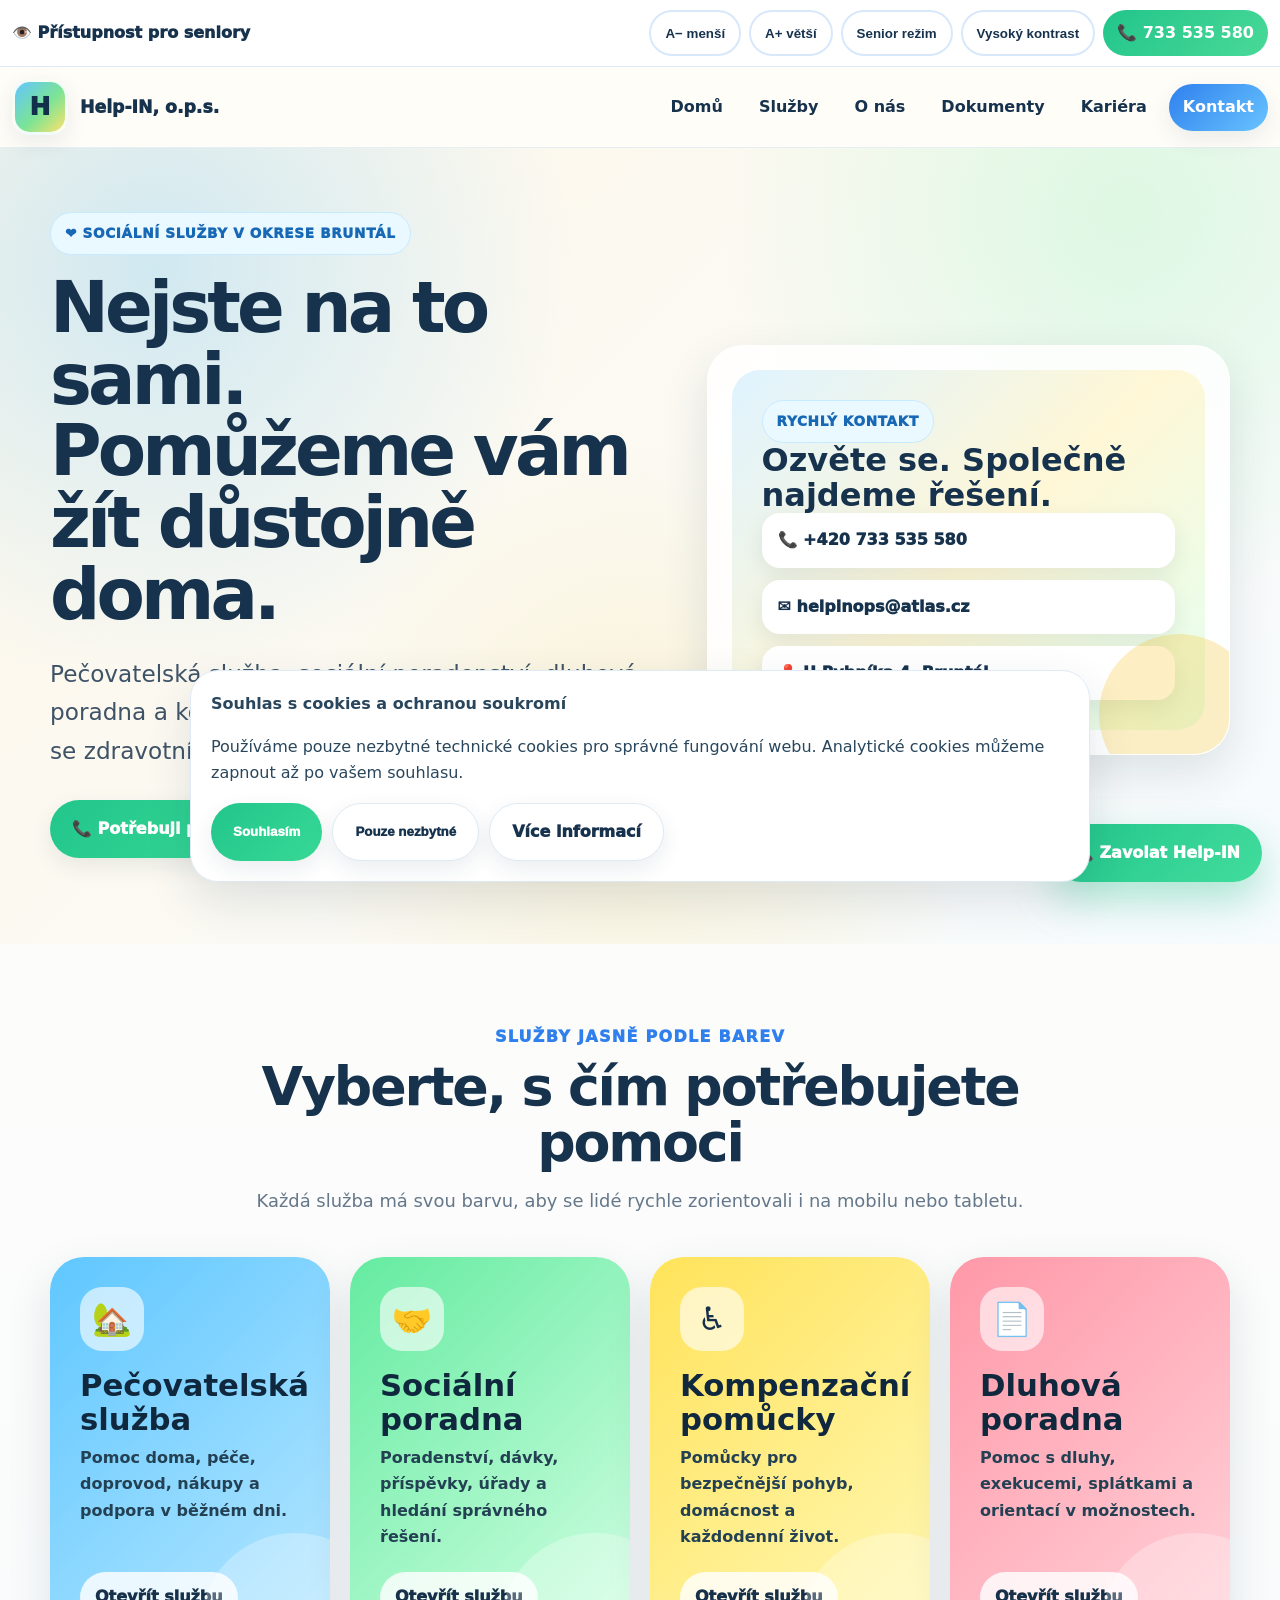
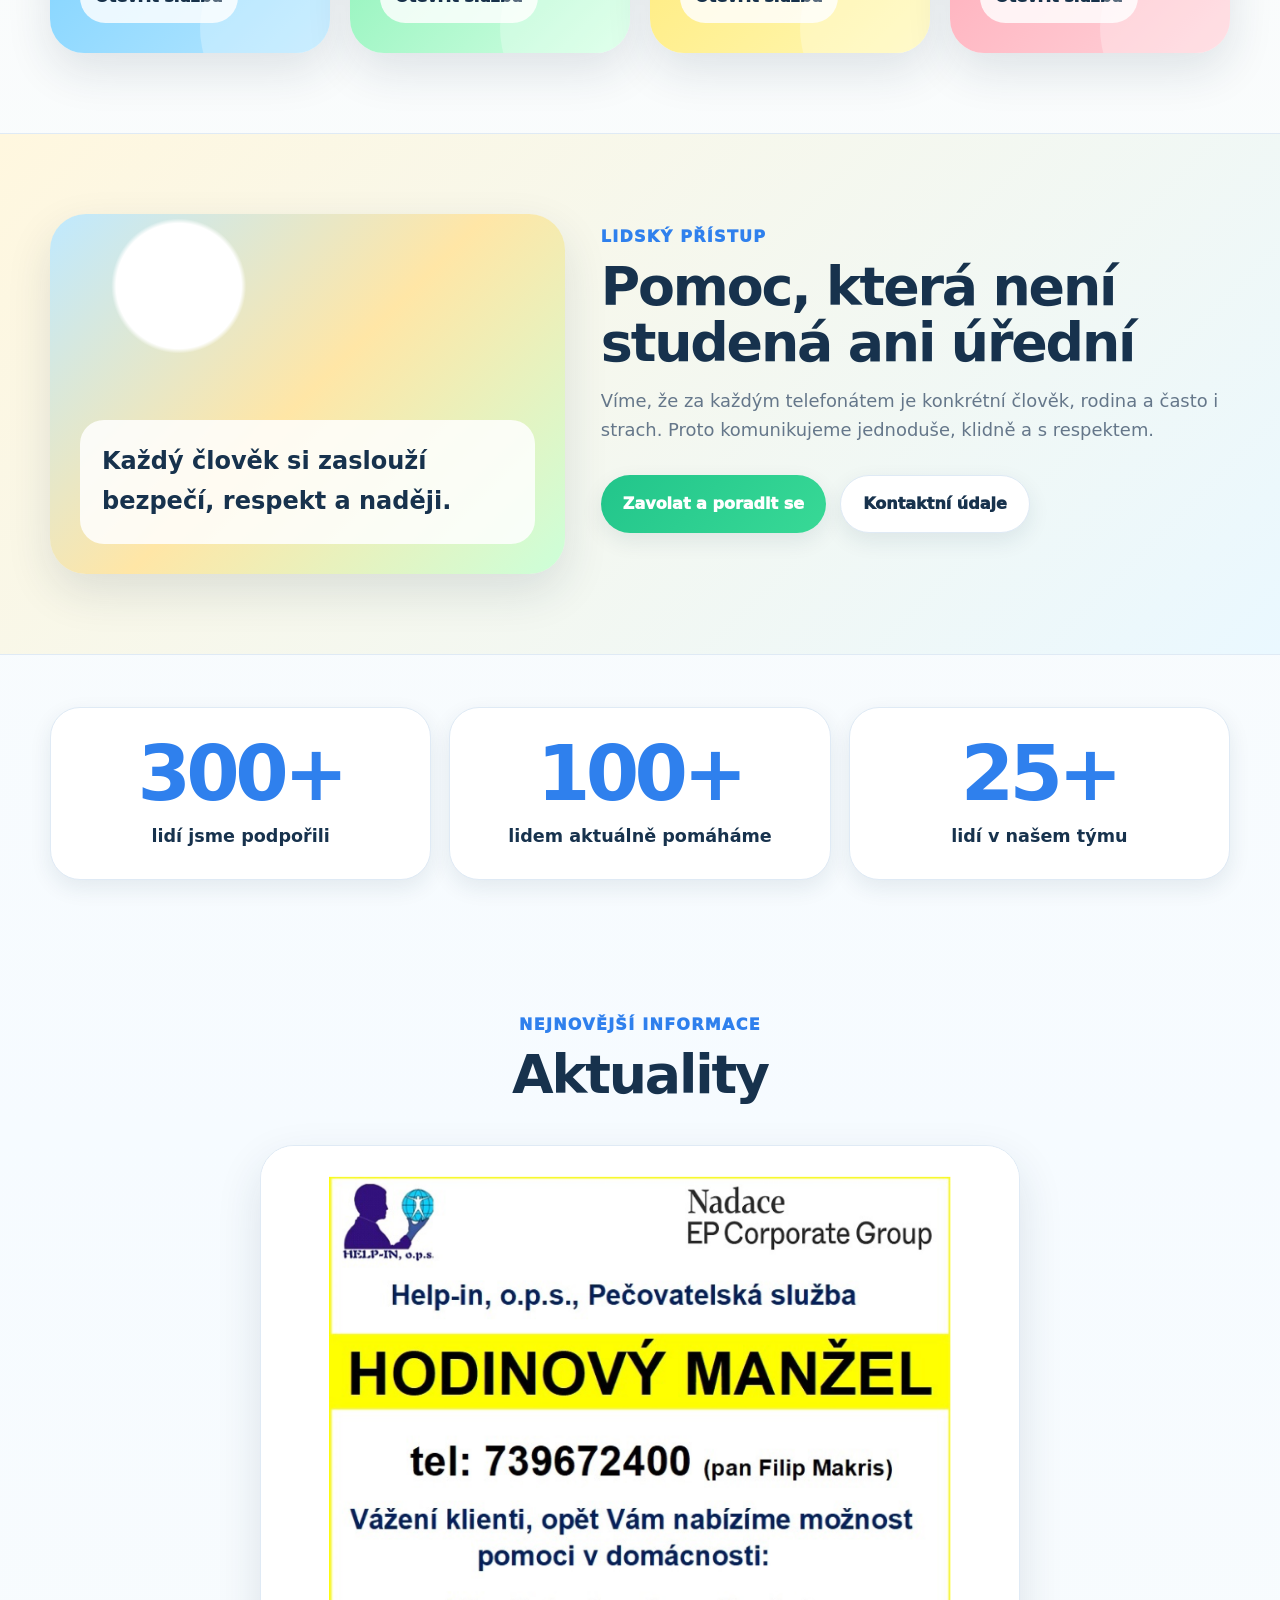
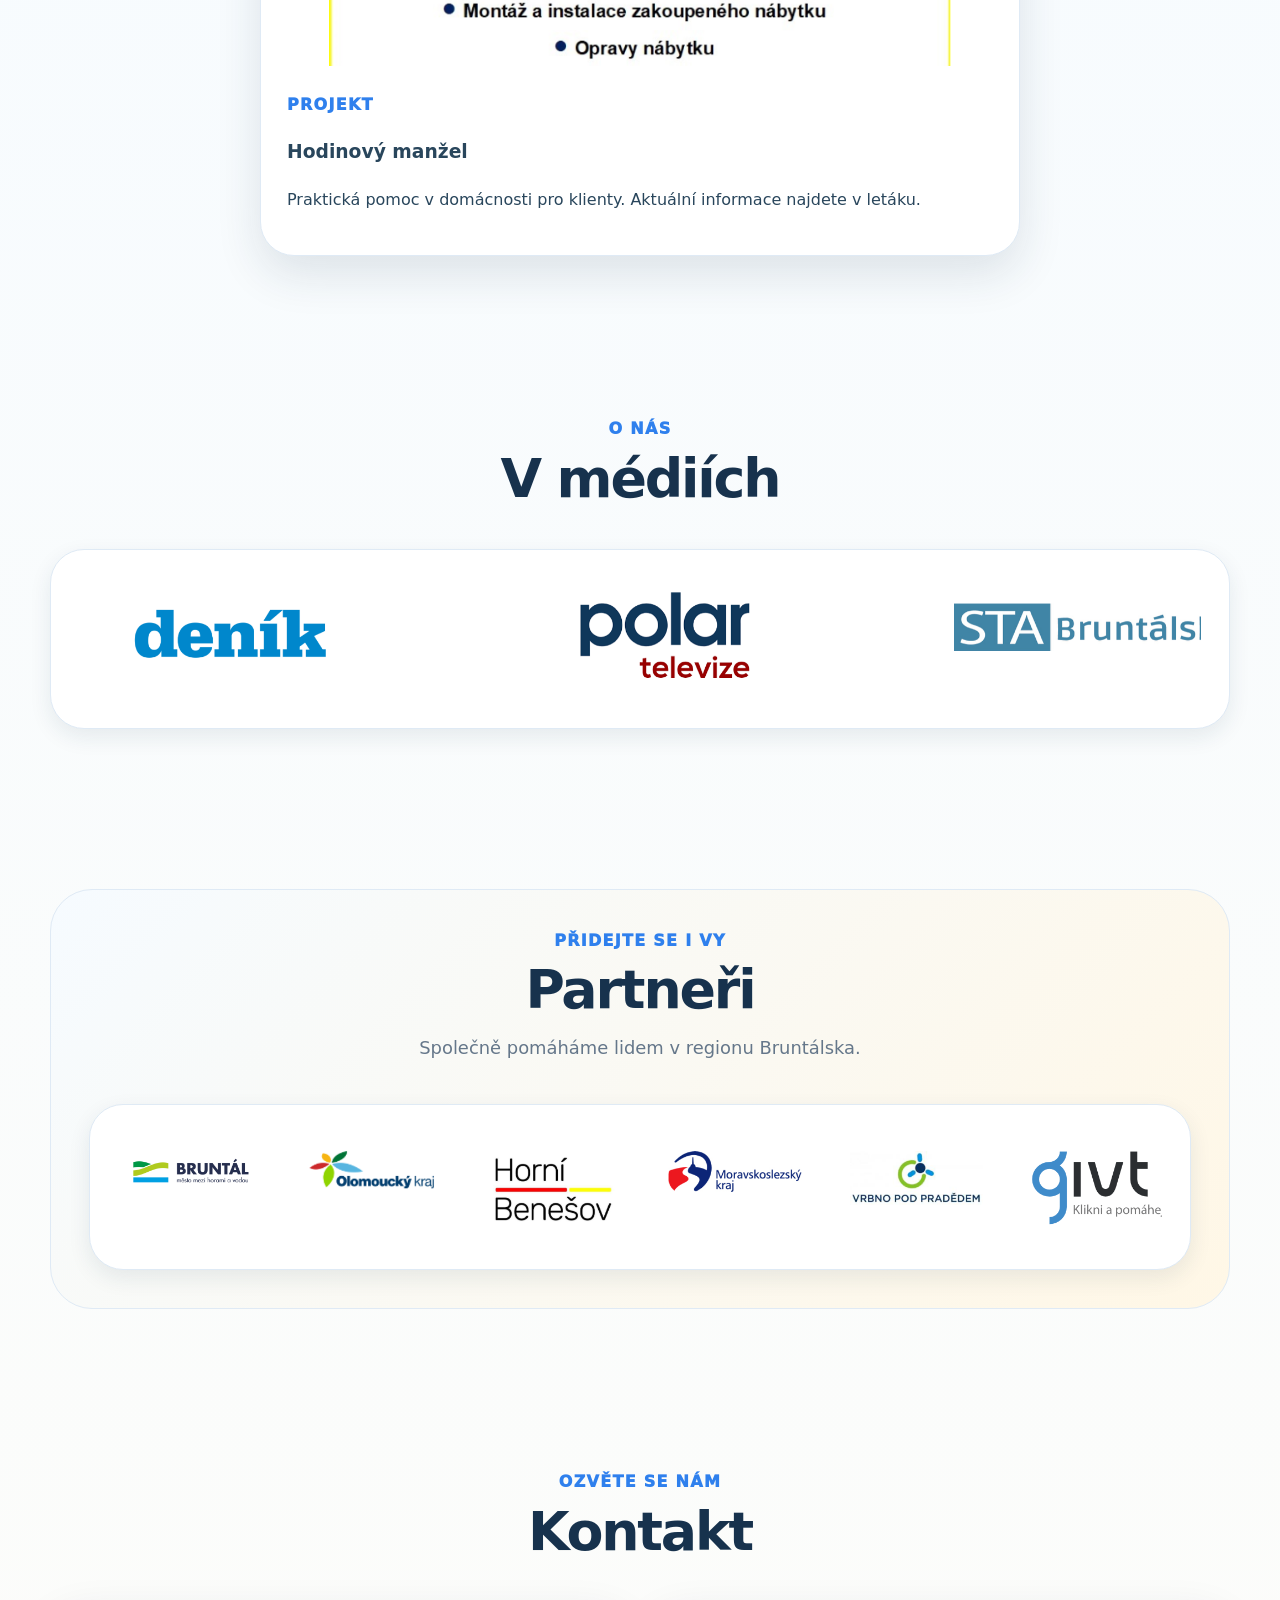
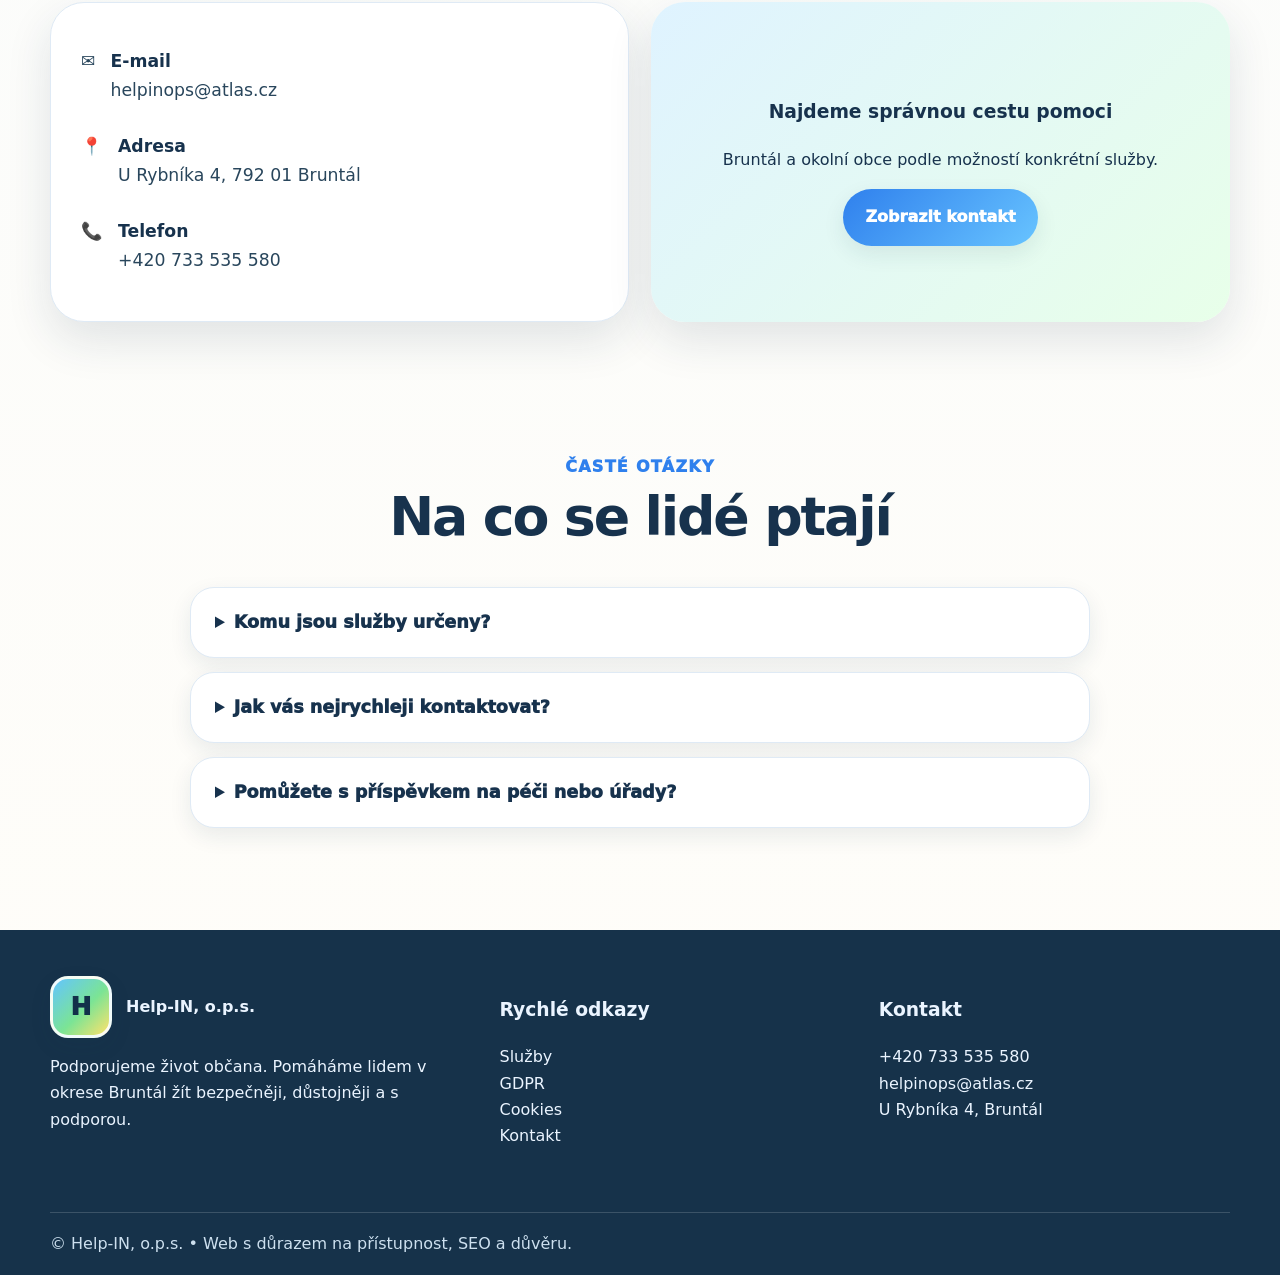
<file: index.html>
<!DOCTYPE html><html lang="cs"><head><meta charset="UTF-8" />
<meta name="viewport" content="width=device-width, initial-scale=1.0" />
<meta name="theme-color" content="#2f80ed" />
<meta name="robots" content="index, follow" />
<meta http-equiv="Content-Security-Policy" content="default-src 'self'; img-src 'self' data: https:; style-src 'self' 'unsafe-inline' https://fonts.googleapis.com; font-src https://fonts.gstatic.com; script-src 'self' 'unsafe-inline'; connect-src 'self'; base-uri 'self'; form-action 'self'; upgrade-insecure-requests">
<link rel="preconnect" href="https://fonts.googleapis.com">
<link rel="preconnect" href="https://fonts.gstatic.com" crossorigin>
<link href="https://fonts.googleapis.com/css2?family=Inter:wght@400;600;750;850;900;1000&display=swap" rel="stylesheet">
<link rel="stylesheet" href="style.css" />
<link rel="manifest" href="site.webmanifest" />
<title>Help-IN | Pečovatelská služba a sociální poradenství Bruntál</title>
<meta name="description" content="Help-IN pomáhá seniorům, osobám se zdravotním postižením a rodinám v okrese Bruntál. Pečovatelská služba, sociální poradenství, dluhové poradenství a kompenzační pomůcky." />
<meta property="og:title" content="Help-IN | Pomoc seniorům a rodinám v okrese Bruntál"><meta property="og:description" content="Nejste na to sami. Jsme tu pro vás."><meta property="og:type" content="website"><meta property="og:image" content="assets/helpin-logo.png">
<script type="application/ld+json">{"@context":"https://schema.org","@type":"NGO","name":"Help-IN, o.p.s.","address":{"@type":"PostalAddress","streetAddress":"U Rybníka 4","addressLocality":"Bruntál","postalCode":"79201","addressCountry":"CZ"},"telephone":"+420733535580","email":"helpinops@atlas.cz","url":"https://help-in.cz"}</script>
</head><body><a class="skip-link" href="#main">Přeskočit na obsah</a>
<div class="accessibility-bar" aria-label="Nástroje přístupnosti">
  <div class="access-inner">
    <div class="access-label">👁️ Přístupnost pro seniory</div>
    <div class="access-actions">
      <button class="access-btn" onclick="decreaseFont()">A− menší</button>
      <button class="access-btn" onclick="increaseFont()">A+ větší</button>
      <button class="access-btn" onclick="toggleSeniorMode()">Senior režim</button>
      <button class="access-btn" onclick="toggleContrast()">Vysoký kontrast</button>
      <a class="access-btn primary" href="tel:+420733535580">📞 733 535 580</a>
    </div>
  </div>
</div>
<header class="site-header">
  <nav class="nav" aria-label="Hlavní navigace">
    <a class="brand" href="index.html"><span class="logo-mark" aria-hidden="true">H</span><span>Help-IN, o.p.s.</span></a>
    <button class="mobile-toggle" onclick="toggleMenu()" aria-label="Otevřít menu">Menu</button>
    <div class="menu">
      <a href="index.html" class="">Domů</a><a href="index.html#sluzby" class="">Služby</a><a href="o-nas.html" class="">O nás</a><a href="dokumenty.html" class="">Dokumenty</a><a href="kariera.html" class="">Kariéra</a><a href="kontakt.html" class="cta">Kontakt</a>
    </div>
  </nav>
</header><main id="main">
<section class="hero"><div class="container hero-grid"><div class="reveal"><span class="badge">❤️ sociální služby v okrese Bruntál</span><h1>Nejste na to sami. Pomůžeme vám žít důstojně doma.</h1><p class="lead">Pečovatelská služba, sociální poradenství, dluhová poradna a kompenzační pomůcky pro seniory, osoby se zdravotním postižením i rodiny.</p><div class="hero-actions"><a class="btn primary" href="tel:+420733535580">📞 Potřebuji pomoc</a><a class="btn blue" href="#sluzby">Vybrat službu</a><a class="btn secondary" href="kontakt.html">Napsat nám</a></div></div><aside class="hero-card reveal"><div class="hero-card-inner"><div><span class="badge">Rychlý kontakt</span><h2>Ozvěte se. Společně najdeme řešení.</h2></div><div class="quick-contact"><a href="tel:+420733535580">📞 +420 733 535 580</a><a href="mailto:helpinops@atlas.cz">✉️ helpinops@atlas.cz</a><a href="kontakt.html">📍 U Rybníka 4, Bruntál</a></div></div></aside></div></section>
<section class="section" id="sluzby"><div class="container"><div class="section-title reveal"><p class="eyebrow">Služby jasně podle barev</p><h2>Vyberte, s čím potřebujete pomoci</h2><p class="section-desc">Každá služba má svou barvu, aby se lidé rychle zorientovali i na mobilu nebo tabletu.</p></div><div class="services-grid">
<article class="service-card care reveal"><div><div class="icon">🏡</div><h3>Pečovatelská služba</h3><p>Pomoc doma, péče, doprovod, nákupy a podpora v běžném dni.</p></div><a href="pecovatelska-sluzba.html">Otevřít službu</a></article>
<article class="service-card social reveal"><div><div class="icon">🤝</div><h3>Sociální poradna</h3><p>Poradenství, dávky, příspěvky, úřady a hledání správného řešení.</p></div><a href="socialni-poradenstvi.html">Otevřít službu</a></article>
<article class="service-card aids reveal"><div><div class="icon">♿</div><h3>Kompenzační pomůcky</h3><p>Pomůcky pro bezpečnější pohyb, domácnost a každodenní život.</p></div><a href="kompenzacni-pomucky.html">Otevřít službu</a></article>
<article class="service-card debt reveal"><div><div class="icon">📄</div><h3>Dluhová poradna</h3><p>Pomoc s dluhy, exekucemi, splátkami a orientací v možnostech.</p></div><a href="dluhove-poradenstvi.html">Otevřít službu</a></article>
</div></div></section>
<section class="section hope"><div class="container hope-grid"><div class="hope-visual reveal"><strong>Každý člověk si zaslouží bezpečí, respekt a naději.</strong></div><div class="reveal"><p class="eyebrow">Lidský přístup</p><h2>Pomoc, která není studená ani úřední</h2><p class="section-desc">Víme, že za každým telefonátem je konkrétní člověk, rodina a často i strach. Proto komunikujeme jednoduše, klidně a s respektem.</p><div class="hero-actions"><a class="btn primary" href="tel:+420733535580">Zavolat a poradit se</a><a class="btn secondary" href="kontakt.html">Kontaktní údaje</a></div></div></div></section>
<section class="section compact"><div class="container stats"><div class="stat reveal"><strong>300+</strong><span>lidí jsme podpořili</span></div><div class="stat reveal"><strong>100+</strong><span>lidem aktuálně pomáháme</span></div><div class="stat reveal"><strong>25+</strong><span>lidí v našem týmu</span></div></div></section>
<section class="section"><div class="container"><div class="section-title reveal"><p class="eyebrow">Nejnovější informace</p><h2>Aktuality</h2></div><article class="news-card reveal"><img src="assets/aktualita-hodinovy-manzel.png" alt="Aktualita projektu Hodinový manžel"><div class="news-body"><p class="eyebrow">Projekt</p><h3>Hodinový manžel</h3><p>Praktická pomoc v domácnosti pro klienty. Aktuální informace najdete v letáku.</p></div></article></div></section>
<section class="section"><div class="container"><div class="section-title reveal"><p class="eyebrow">O nás</p><h2>V médiích</h2></div><div class="media-strip reveal"><img src="assets/media-strip.png" alt="Média: Deník, Polar televize, STA Bruntálsko"></div></div></section>
<section class="section"><div class="container partners-wrap"><div class="section-title reveal"><p class="eyebrow">Přidejte se i vy</p><h2>Partneři</h2><p class="section-desc">Společně pomáháme lidem v regionu Bruntálska.</p></div><div class="partner-strip reveal"><img src="assets/partneri-strip.png" alt="Partneři Help-IN"></div></div></section>
<section class="section"><div class="container"><div class="section-title reveal"><p class="eyebrow">Ozvěte se nám</p><h2>Kontakt</h2></div><div class="contact-panel"><div class="contact-card reveal"><div class="contact-row">✉️ <div><b>E-mail</b><br><a href="mailto:helpinops@atlas.cz">helpinops@atlas.cz</a></div></div><div class="contact-row">📍 <div><b>Adresa</b><br>U Rybníka 4, 792 01 Bruntál</div></div><div class="contact-row">📞 <div><b>Telefon</b><br><a href="tel:+420733535580">+420 733 535 580</a></div></div></div><div class="map-card reveal"><div><h3>Najdeme správnou cestu pomoci</h3><p>Bruntál a okolní obce podle možností konkrétní služby.</p><a class="btn blue" href="kontakt.html">Zobrazit kontakt</a></div></div></div></div></section>
<section class="section compact"><div class="container"><div class="section-title"><p class="eyebrow">Časté otázky</p><h2>Na co se lidé ptají</h2></div><div class="faq"><details><summary>Komu jsou služby určeny?</summary><p>Seniorům, osobám se zdravotním postižením, rodinám a lidem, kteří potřebují podporu v náročné životní situaci.</p></details><details><summary>Jak vás nejrychleji kontaktovat?</summary><p>Nejrychlejší je zavolat na telefon +420 733 535 580 nebo napsat e-mail.</p></details><details><summary>Pomůžete s příspěvkem na péči nebo úřady?</summary><p>Sociální poradenství pomáhá s orientací v možnostech podpory, dávkách a komunikaci s institucemi.</p></details></div></div></section>
</main><footer class="site-footer footer">
  <div class="container footer-grid">
    <div>
      <div class="footer-logo"><span class="logo-mark footer-mark" aria-hidden="true">H</span><strong>Help-IN, o.p.s.</strong></div>
      <p>Podporujeme život občana. Pomáháme lidem v okrese Bruntál žít bezpečněji, důstojněji a s podporou.</p>
    </div>
    <div><h3>Rychlé odkazy</h3><p><a href="index.html#sluzby">Služby</a><br><a href="gdpr.html">GDPR</a><br><a href="cookies.html">Cookies</a><br><a href="kontakt.html">Kontakt</a></p></div>
    <div><h3>Kontakt</h3><p><a href="tel:+420733535580">+420 733 535 580</a><br><a href="mailto:helpinops@atlas.cz">helpinops@atlas.cz</a><br>U Rybníka 4, Bruntál</p></div>
  </div>
  <div class="container copyright">© Help-IN, o.p.s. • Web s důrazem na přístupnost, SEO a důvěru.</div>
</footer>
<a class="sticky-call" href="tel:+420733535580">📞 Zavolat Help-IN</a>
<div class="cookie-banner" id="cookieBanner" role="dialog" aria-label="Nastavení cookies">
  <strong>Souhlas s cookies a ochranou soukromí</strong>
  <p>Používáme pouze nezbytné technické cookies pro správné fungování webu. Analytické cookies můžeme zapnout až po vašem souhlasu.</p>
  <div class="cookie-actions"><button class="btn primary" onclick="acceptCookies()">Souhlasím</button><button class="btn secondary" onclick="declineCookies()">Pouze nezbytné</button><a class="btn secondary" href="cookies.html">Více informací</a></div>
</div>
<script src="script.js"></script></body></html>
</file>
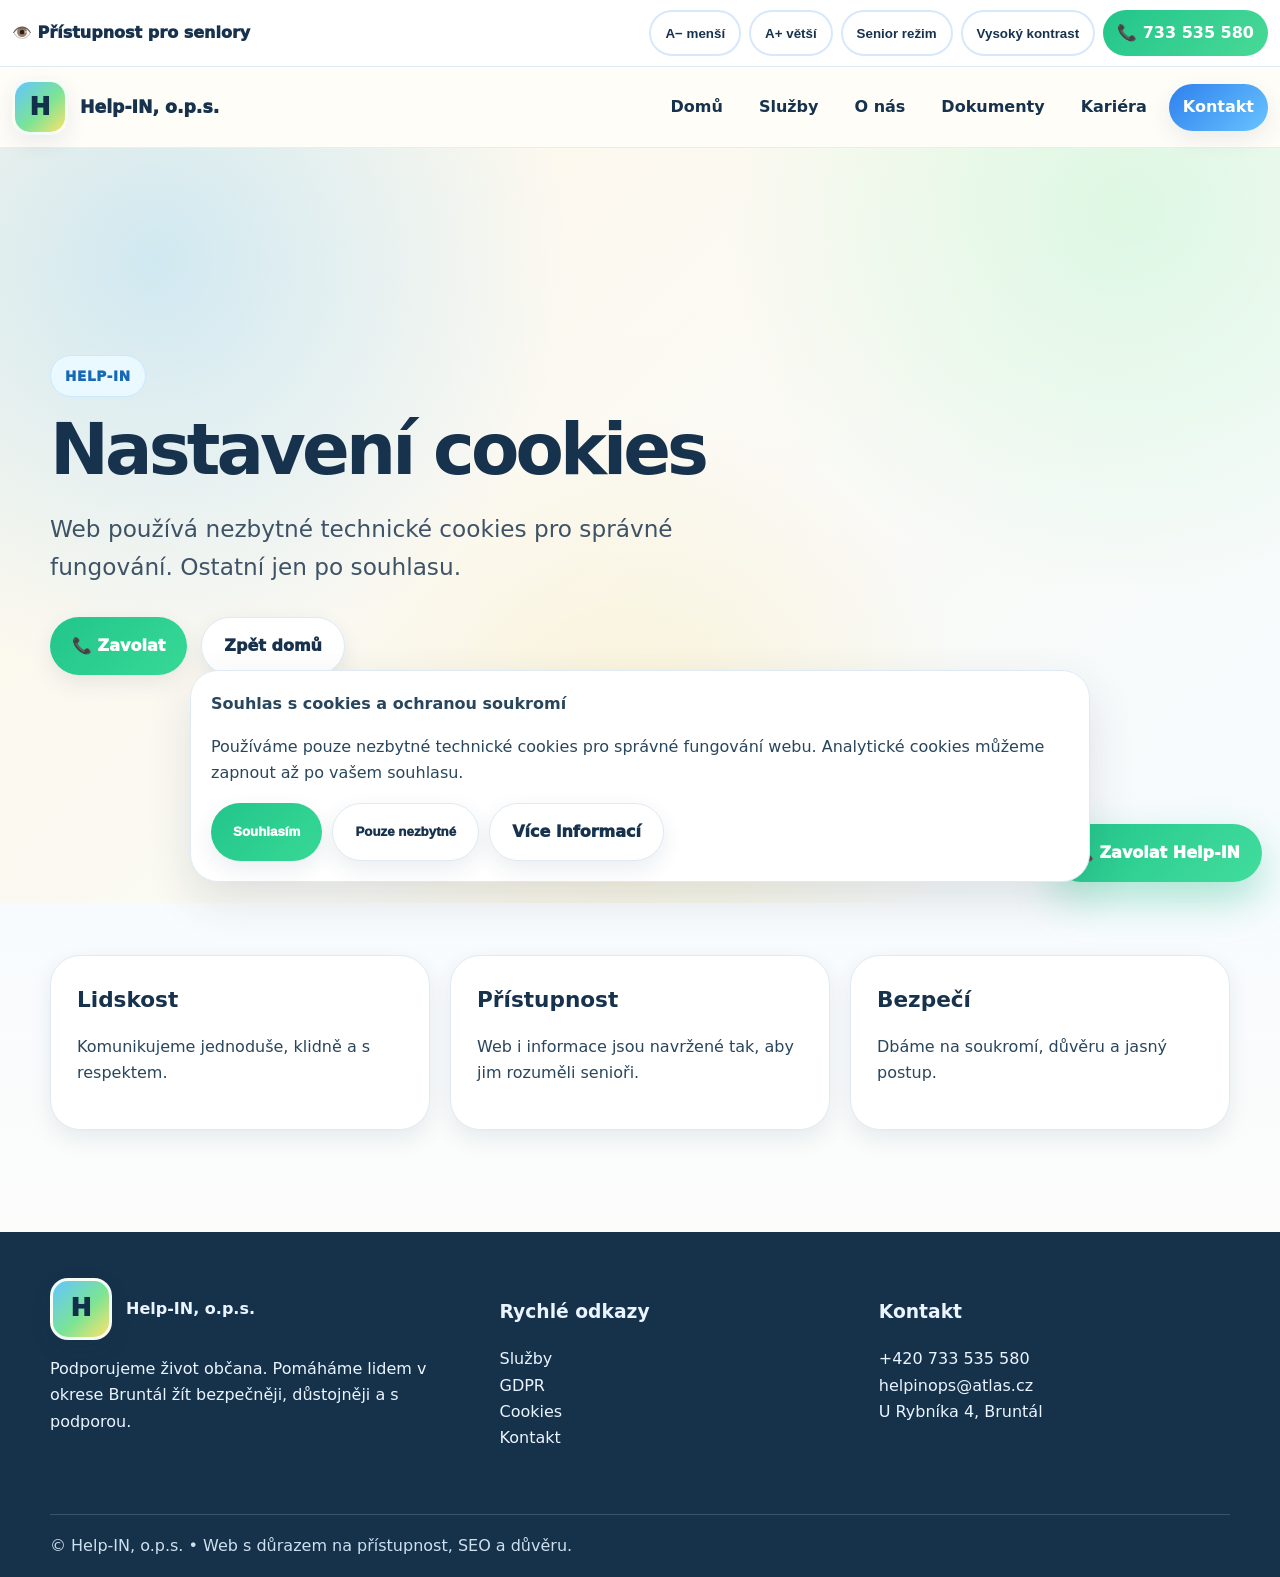
<file: cookies.html>
<!DOCTYPE html><html lang="cs"><head><meta charset="UTF-8" />
<meta name="viewport" content="width=device-width, initial-scale=1.0" />
<meta name="theme-color" content="#2f80ed" />
<meta name="robots" content="index, follow" />
<meta http-equiv="Content-Security-Policy" content="default-src 'self'; img-src 'self' data: https:; style-src 'self' 'unsafe-inline' https://fonts.googleapis.com; font-src https://fonts.gstatic.com; script-src 'self' 'unsafe-inline'; connect-src 'self'; base-uri 'self'; form-action 'self'; upgrade-insecure-requests">
<link rel="preconnect" href="https://fonts.googleapis.com">
<link rel="preconnect" href="https://fonts.gstatic.com" crossorigin>
<link href="https://fonts.googleapis.com/css2?family=Inter:wght@400;600;750;850;900;1000&display=swap" rel="stylesheet">
<link rel="stylesheet" href="style.css" />
<link rel="manifest" href="site.webmanifest" /><title>Cookies | Help-IN</title><meta name="description" content="Web používá nezbytné technické cookies pro správné fungování. Ostatní jen po souhlasu."></head><body><a class="skip-link" href="#main">Přeskočit na obsah</a>
<div class="accessibility-bar" aria-label="Nástroje přístupnosti">
  <div class="access-inner">
    <div class="access-label">👁️ Přístupnost pro seniory</div>
    <div class="access-actions">
      <button class="access-btn" onclick="decreaseFont()">A− menší</button>
      <button class="access-btn" onclick="increaseFont()">A+ větší</button>
      <button class="access-btn" onclick="toggleSeniorMode()">Senior režim</button>
      <button class="access-btn" onclick="toggleContrast()">Vysoký kontrast</button>
      <a class="access-btn primary" href="tel:+420733535580">📞 733 535 580</a>
    </div>
  </div>
</div>
<header class="site-header">
  <nav class="nav" aria-label="Hlavní navigace">
    <a class="brand" href="index.html"><span class="logo-mark" aria-hidden="true">H</span><span>Help-IN, o.p.s.</span></a>
    <button class="mobile-toggle" onclick="toggleMenu()" aria-label="Otevřít menu">Menu</button>
    <div class="menu">
      <a href="index.html" class="">Domů</a><a href="index.html#sluzby" class="">Služby</a><a href="o-nas.html" class="">O nás</a><a href="dokumenty.html" class="">Dokumenty</a><a href="kariera.html" class="">Kariéra</a><a href="kontakt.html" class="cta">Kontakt</a>
    </div>
  </nav>
</header><main id="main"><section class="hero"><div class="container"><span class="badge">Help-IN</span><h1>Nastavení cookies</h1><p class="lead">Web používá nezbytné technické cookies pro správné fungování. Ostatní jen po souhlasu.</p><div class="hero-actions"><a class="btn primary" href="tel:+420733535580">📞 Zavolat</a><a class="btn secondary" href="index.html">Zpět domů</a></div></div></section><section class="section compact"><div class="container cards-3"><article class="info-card"><h3>Lidskost</h3><p>Komunikujeme jednoduše, klidně a s respektem.</p></article><article class="info-card"><h3>Přístupnost</h3><p>Web i informace jsou navržené tak, aby jim rozuměli senioři.</p></article><article class="info-card"><h3>Bezpečí</h3><p>Dbáme na soukromí, důvěru a jasný postup.</p></article></div></section></main><footer class="site-footer footer">
  <div class="container footer-grid">
    <div>
      <div class="footer-logo"><span class="logo-mark footer-mark" aria-hidden="true">H</span><strong>Help-IN, o.p.s.</strong></div>
      <p>Podporujeme život občana. Pomáháme lidem v okrese Bruntál žít bezpečněji, důstojněji a s podporou.</p>
    </div>
    <div><h3>Rychlé odkazy</h3><p><a href="index.html#sluzby">Služby</a><br><a href="gdpr.html">GDPR</a><br><a href="cookies.html">Cookies</a><br><a href="kontakt.html">Kontakt</a></p></div>
    <div><h3>Kontakt</h3><p><a href="tel:+420733535580">+420 733 535 580</a><br><a href="mailto:helpinops@atlas.cz">helpinops@atlas.cz</a><br>U Rybníka 4, Bruntál</p></div>
  </div>
  <div class="container copyright">© Help-IN, o.p.s. • Web s důrazem na přístupnost, SEO a důvěru.</div>
</footer>
<a class="sticky-call" href="tel:+420733535580">📞 Zavolat Help-IN</a>
<div class="cookie-banner" id="cookieBanner" role="dialog" aria-label="Nastavení cookies">
  <strong>Souhlas s cookies a ochranou soukromí</strong>
  <p>Používáme pouze nezbytné technické cookies pro správné fungování webu. Analytické cookies můžeme zapnout až po vašem souhlasu.</p>
  <div class="cookie-actions"><button class="btn primary" onclick="acceptCookies()">Souhlasím</button><button class="btn secondary" onclick="declineCookies()">Pouze nezbytné</button><a class="btn secondary" href="cookies.html">Více informací</a></div>
</div>
<script src="script.js"></script></body></html>
</file>
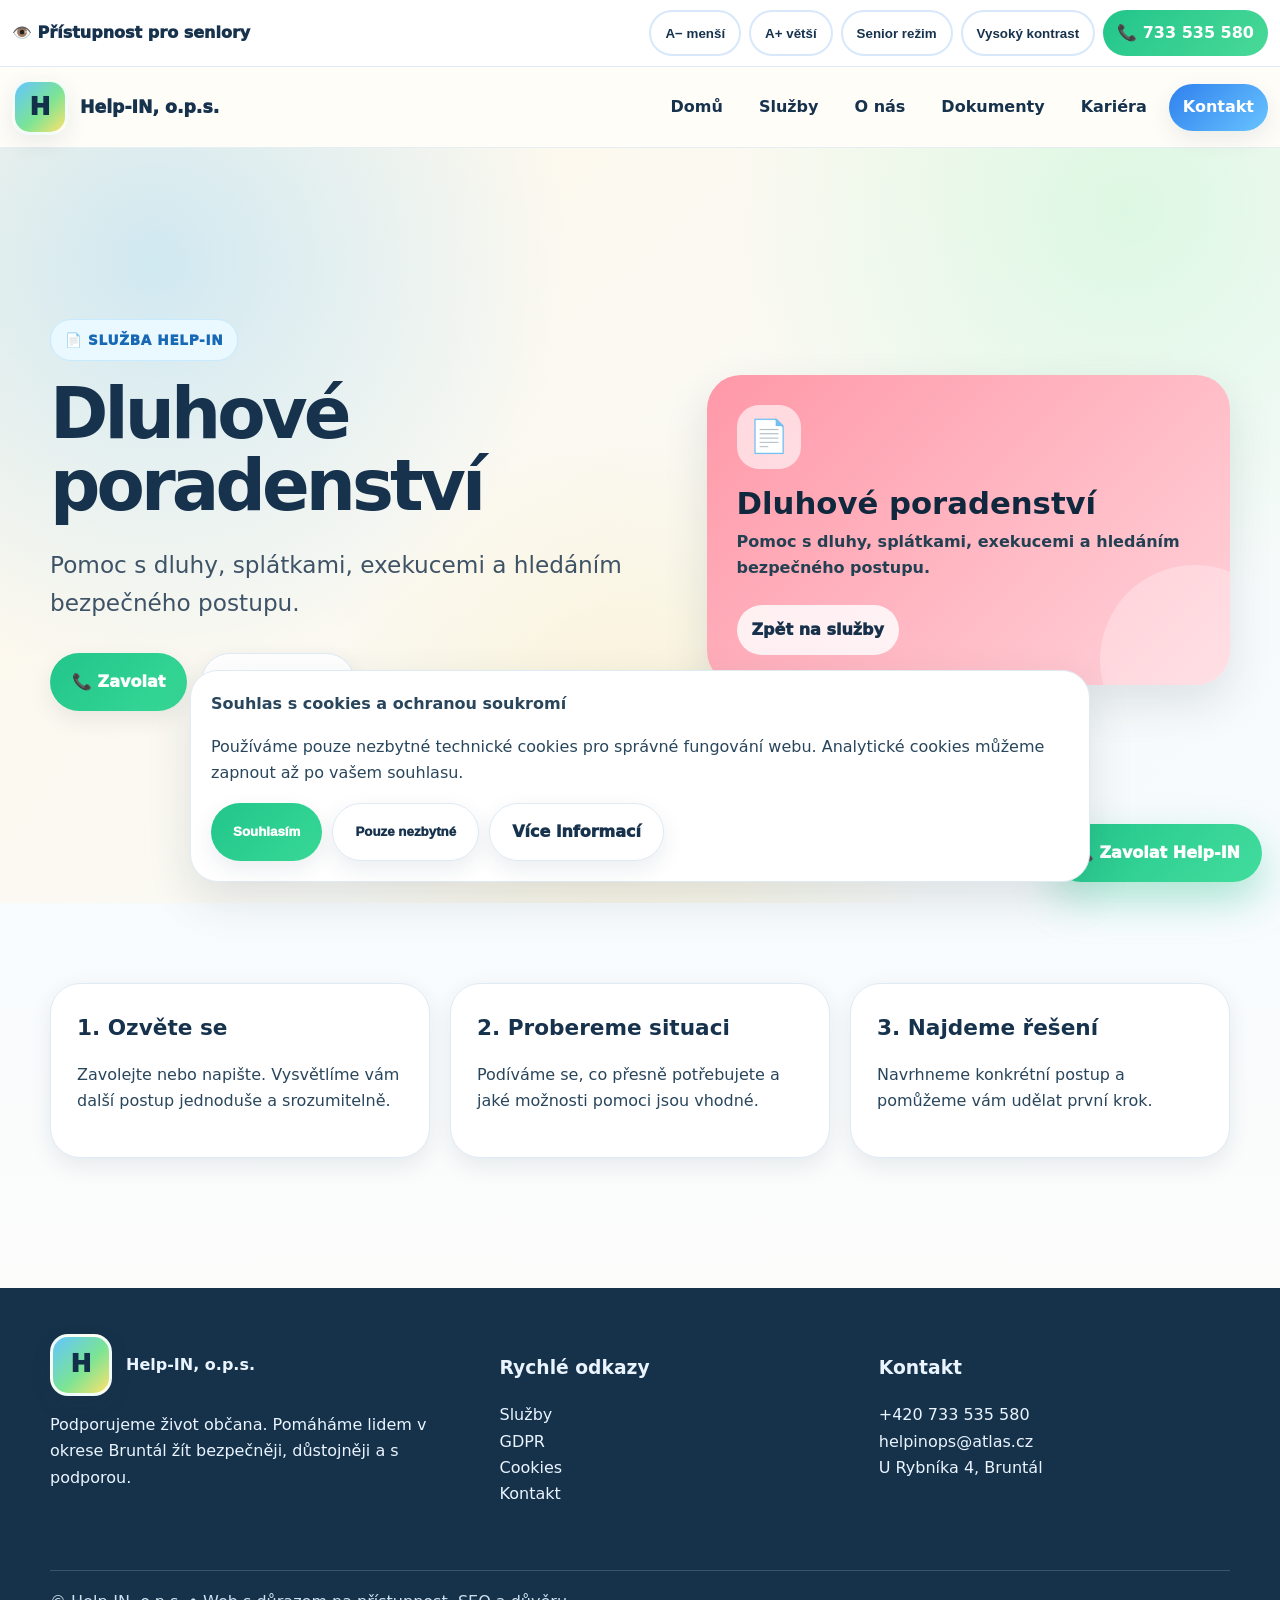
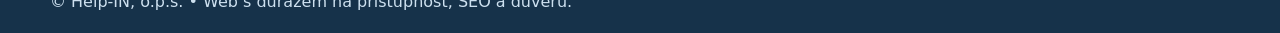
<file: dluhove-poradenstvi.html>
<!DOCTYPE html><html lang="cs"><head><meta charset="UTF-8" />
<meta name="viewport" content="width=device-width, initial-scale=1.0" />
<meta name="theme-color" content="#2f80ed" />
<meta name="robots" content="index, follow" />
<meta http-equiv="Content-Security-Policy" content="default-src 'self'; img-src 'self' data: https:; style-src 'self' 'unsafe-inline' https://fonts.googleapis.com; font-src https://fonts.gstatic.com; script-src 'self' 'unsafe-inline'; connect-src 'self'; base-uri 'self'; form-action 'self'; upgrade-insecure-requests">
<link rel="preconnect" href="https://fonts.googleapis.com">
<link rel="preconnect" href="https://fonts.gstatic.com" crossorigin>
<link href="https://fonts.googleapis.com/css2?family=Inter:wght@400;600;750;850;900;1000&display=swap" rel="stylesheet">
<link rel="stylesheet" href="style.css" />
<link rel="manifest" href="site.webmanifest" /><title>Dluhové poradenství | Help-IN Bruntál</title><meta name="description" content="Pomoc s dluhy, splátkami, exekucemi a hledáním bezpečného postupu. Help-IN, o.p.s. Bruntál."></head><body><a class="skip-link" href="#main">Přeskočit na obsah</a>
<div class="accessibility-bar" aria-label="Nástroje přístupnosti">
  <div class="access-inner">
    <div class="access-label">👁️ Přístupnost pro seniory</div>
    <div class="access-actions">
      <button class="access-btn" onclick="decreaseFont()">A− menší</button>
      <button class="access-btn" onclick="increaseFont()">A+ větší</button>
      <button class="access-btn" onclick="toggleSeniorMode()">Senior režim</button>
      <button class="access-btn" onclick="toggleContrast()">Vysoký kontrast</button>
      <a class="access-btn primary" href="tel:+420733535580">📞 733 535 580</a>
    </div>
  </div>
</div>
<header class="site-header">
  <nav class="nav" aria-label="Hlavní navigace">
    <a class="brand" href="index.html"><span class="logo-mark" aria-hidden="true">H</span><span>Help-IN, o.p.s.</span></a>
    <button class="mobile-toggle" onclick="toggleMenu()" aria-label="Otevřít menu">Menu</button>
    <div class="menu">
      <a href="index.html" class="">Domů</a><a href="index.html#sluzby" class="">Služby</a><a href="o-nas.html" class="">O nás</a><a href="dokumenty.html" class="">Dokumenty</a><a href="kariera.html" class="">Kariéra</a><a href="kontakt.html" class="cta">Kontakt</a>
    </div>
  </nav>
</header><main id="main"><section class="hero"><div class="container hero-grid"><div class="reveal"><span class="badge">📄 služba Help-IN</span><h1>Dluhové poradenství</h1><p class="lead">Pomoc s dluhy, splátkami, exekucemi a hledáním bezpečného postupu.</p><div class="hero-actions"><a class="btn primary" href="tel:+420733535580">📞 Zavolat</a><a class="btn secondary" href="kontakt.html">Napsat nám</a></div></div><article class="service-card debt reveal"><div><div class="icon">📄</div><h3>Dluhové poradenství</h3><p>Pomoc s dluhy, splátkami, exekucemi a hledáním bezpečného postupu.</p></div><a href="index.html#sluzby">Zpět na služby</a></article></div></section><section class="section"><div class="container cards-3"><article class="info-card reveal"><h3>1. Ozvěte se</h3><p>Zavolejte nebo napište. Vysvětlíme vám další postup jednoduše a srozumitelně.</p></article><article class="info-card reveal"><h3>2. Probereme situaci</h3><p>Podíváme se, co přesně potřebujete a jaké možnosti pomoci jsou vhodné.</p></article><article class="info-card reveal"><h3>3. Najdeme řešení</h3><p>Navrhneme konkrétní postup a pomůžeme vám udělat první krok.</p></article></div></section></main><footer class="site-footer footer">
  <div class="container footer-grid">
    <div>
      <div class="footer-logo"><span class="logo-mark footer-mark" aria-hidden="true">H</span><strong>Help-IN, o.p.s.</strong></div>
      <p>Podporujeme život občana. Pomáháme lidem v okrese Bruntál žít bezpečněji, důstojněji a s podporou.</p>
    </div>
    <div><h3>Rychlé odkazy</h3><p><a href="index.html#sluzby">Služby</a><br><a href="gdpr.html">GDPR</a><br><a href="cookies.html">Cookies</a><br><a href="kontakt.html">Kontakt</a></p></div>
    <div><h3>Kontakt</h3><p><a href="tel:+420733535580">+420 733 535 580</a><br><a href="mailto:helpinops@atlas.cz">helpinops@atlas.cz</a><br>U Rybníka 4, Bruntál</p></div>
  </div>
  <div class="container copyright">© Help-IN, o.p.s. • Web s důrazem na přístupnost, SEO a důvěru.</div>
</footer>
<a class="sticky-call" href="tel:+420733535580">📞 Zavolat Help-IN</a>
<div class="cookie-banner" id="cookieBanner" role="dialog" aria-label="Nastavení cookies">
  <strong>Souhlas s cookies a ochranou soukromí</strong>
  <p>Používáme pouze nezbytné technické cookies pro správné fungování webu. Analytické cookies můžeme zapnout až po vašem souhlasu.</p>
  <div class="cookie-actions"><button class="btn primary" onclick="acceptCookies()">Souhlasím</button><button class="btn secondary" onclick="declineCookies()">Pouze nezbytné</button><a class="btn secondary" href="cookies.html">Více informací</a></div>
</div>
<script src="script.js"></script></body></html>
</file>
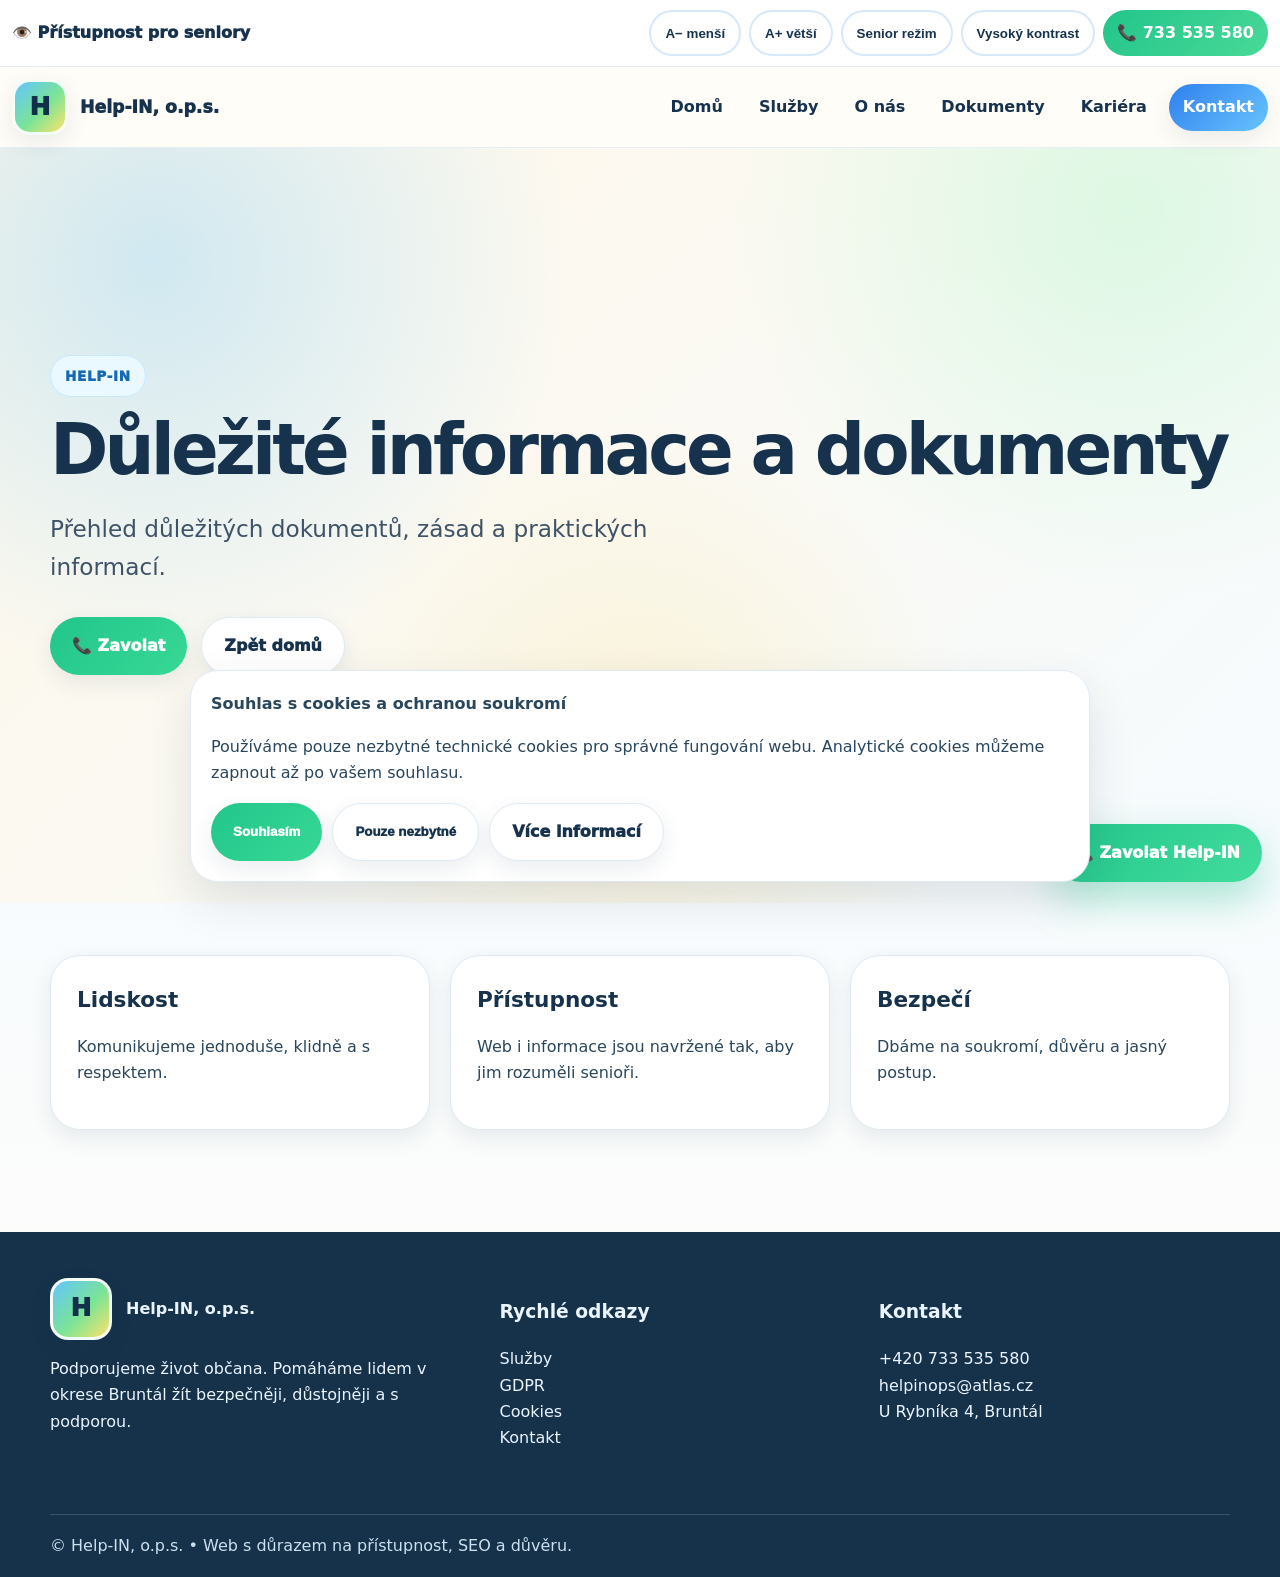
<file: dokumenty.html>
<!DOCTYPE html><html lang="cs"><head><meta charset="UTF-8" />
<meta name="viewport" content="width=device-width, initial-scale=1.0" />
<meta name="theme-color" content="#2f80ed" />
<meta name="robots" content="index, follow" />
<meta http-equiv="Content-Security-Policy" content="default-src 'self'; img-src 'self' data: https:; style-src 'self' 'unsafe-inline' https://fonts.googleapis.com; font-src https://fonts.gstatic.com; script-src 'self' 'unsafe-inline'; connect-src 'self'; base-uri 'self'; form-action 'self'; upgrade-insecure-requests">
<link rel="preconnect" href="https://fonts.googleapis.com">
<link rel="preconnect" href="https://fonts.gstatic.com" crossorigin>
<link href="https://fonts.googleapis.com/css2?family=Inter:wght@400;600;750;850;900;1000&display=swap" rel="stylesheet">
<link rel="stylesheet" href="style.css" />
<link rel="manifest" href="site.webmanifest" /><title>Dokumenty | Help-IN</title><meta name="description" content="Přehled důležitých dokumentů, zásad a praktických informací."></head><body><a class="skip-link" href="#main">Přeskočit na obsah</a>
<div class="accessibility-bar" aria-label="Nástroje přístupnosti">
  <div class="access-inner">
    <div class="access-label">👁️ Přístupnost pro seniory</div>
    <div class="access-actions">
      <button class="access-btn" onclick="decreaseFont()">A− menší</button>
      <button class="access-btn" onclick="increaseFont()">A+ větší</button>
      <button class="access-btn" onclick="toggleSeniorMode()">Senior režim</button>
      <button class="access-btn" onclick="toggleContrast()">Vysoký kontrast</button>
      <a class="access-btn primary" href="tel:+420733535580">📞 733 535 580</a>
    </div>
  </div>
</div>
<header class="site-header">
  <nav class="nav" aria-label="Hlavní navigace">
    <a class="brand" href="index.html"><span class="logo-mark" aria-hidden="true">H</span><span>Help-IN, o.p.s.</span></a>
    <button class="mobile-toggle" onclick="toggleMenu()" aria-label="Otevřít menu">Menu</button>
    <div class="menu">
      <a href="index.html" class="">Domů</a><a href="index.html#sluzby" class="">Služby</a><a href="o-nas.html" class="">O nás</a><a href="dokumenty.html" class="">Dokumenty</a><a href="kariera.html" class="">Kariéra</a><a href="kontakt.html" class="cta">Kontakt</a>
    </div>
  </nav>
</header><main id="main"><section class="hero"><div class="container"><span class="badge">Help-IN</span><h1>Důležité informace a dokumenty</h1><p class="lead">Přehled důležitých dokumentů, zásad a praktických informací.</p><div class="hero-actions"><a class="btn primary" href="tel:+420733535580">📞 Zavolat</a><a class="btn secondary" href="index.html">Zpět domů</a></div></div></section><section class="section compact"><div class="container cards-3"><article class="info-card"><h3>Lidskost</h3><p>Komunikujeme jednoduše, klidně a s respektem.</p></article><article class="info-card"><h3>Přístupnost</h3><p>Web i informace jsou navržené tak, aby jim rozuměli senioři.</p></article><article class="info-card"><h3>Bezpečí</h3><p>Dbáme na soukromí, důvěru a jasný postup.</p></article></div></section></main><footer class="site-footer footer">
  <div class="container footer-grid">
    <div>
      <div class="footer-logo"><span class="logo-mark footer-mark" aria-hidden="true">H</span><strong>Help-IN, o.p.s.</strong></div>
      <p>Podporujeme život občana. Pomáháme lidem v okrese Bruntál žít bezpečněji, důstojněji a s podporou.</p>
    </div>
    <div><h3>Rychlé odkazy</h3><p><a href="index.html#sluzby">Služby</a><br><a href="gdpr.html">GDPR</a><br><a href="cookies.html">Cookies</a><br><a href="kontakt.html">Kontakt</a></p></div>
    <div><h3>Kontakt</h3><p><a href="tel:+420733535580">+420 733 535 580</a><br><a href="mailto:helpinops@atlas.cz">helpinops@atlas.cz</a><br>U Rybníka 4, Bruntál</p></div>
  </div>
  <div class="container copyright">© Help-IN, o.p.s. • Web s důrazem na přístupnost, SEO a důvěru.</div>
</footer>
<a class="sticky-call" href="tel:+420733535580">📞 Zavolat Help-IN</a>
<div class="cookie-banner" id="cookieBanner" role="dialog" aria-label="Nastavení cookies">
  <strong>Souhlas s cookies a ochranou soukromí</strong>
  <p>Používáme pouze nezbytné technické cookies pro správné fungování webu. Analytické cookies můžeme zapnout až po vašem souhlasu.</p>
  <div class="cookie-actions"><button class="btn primary" onclick="acceptCookies()">Souhlasím</button><button class="btn secondary" onclick="declineCookies()">Pouze nezbytné</button><a class="btn secondary" href="cookies.html">Více informací</a></div>
</div>
<script src="script.js"></script></body></html>
</file>
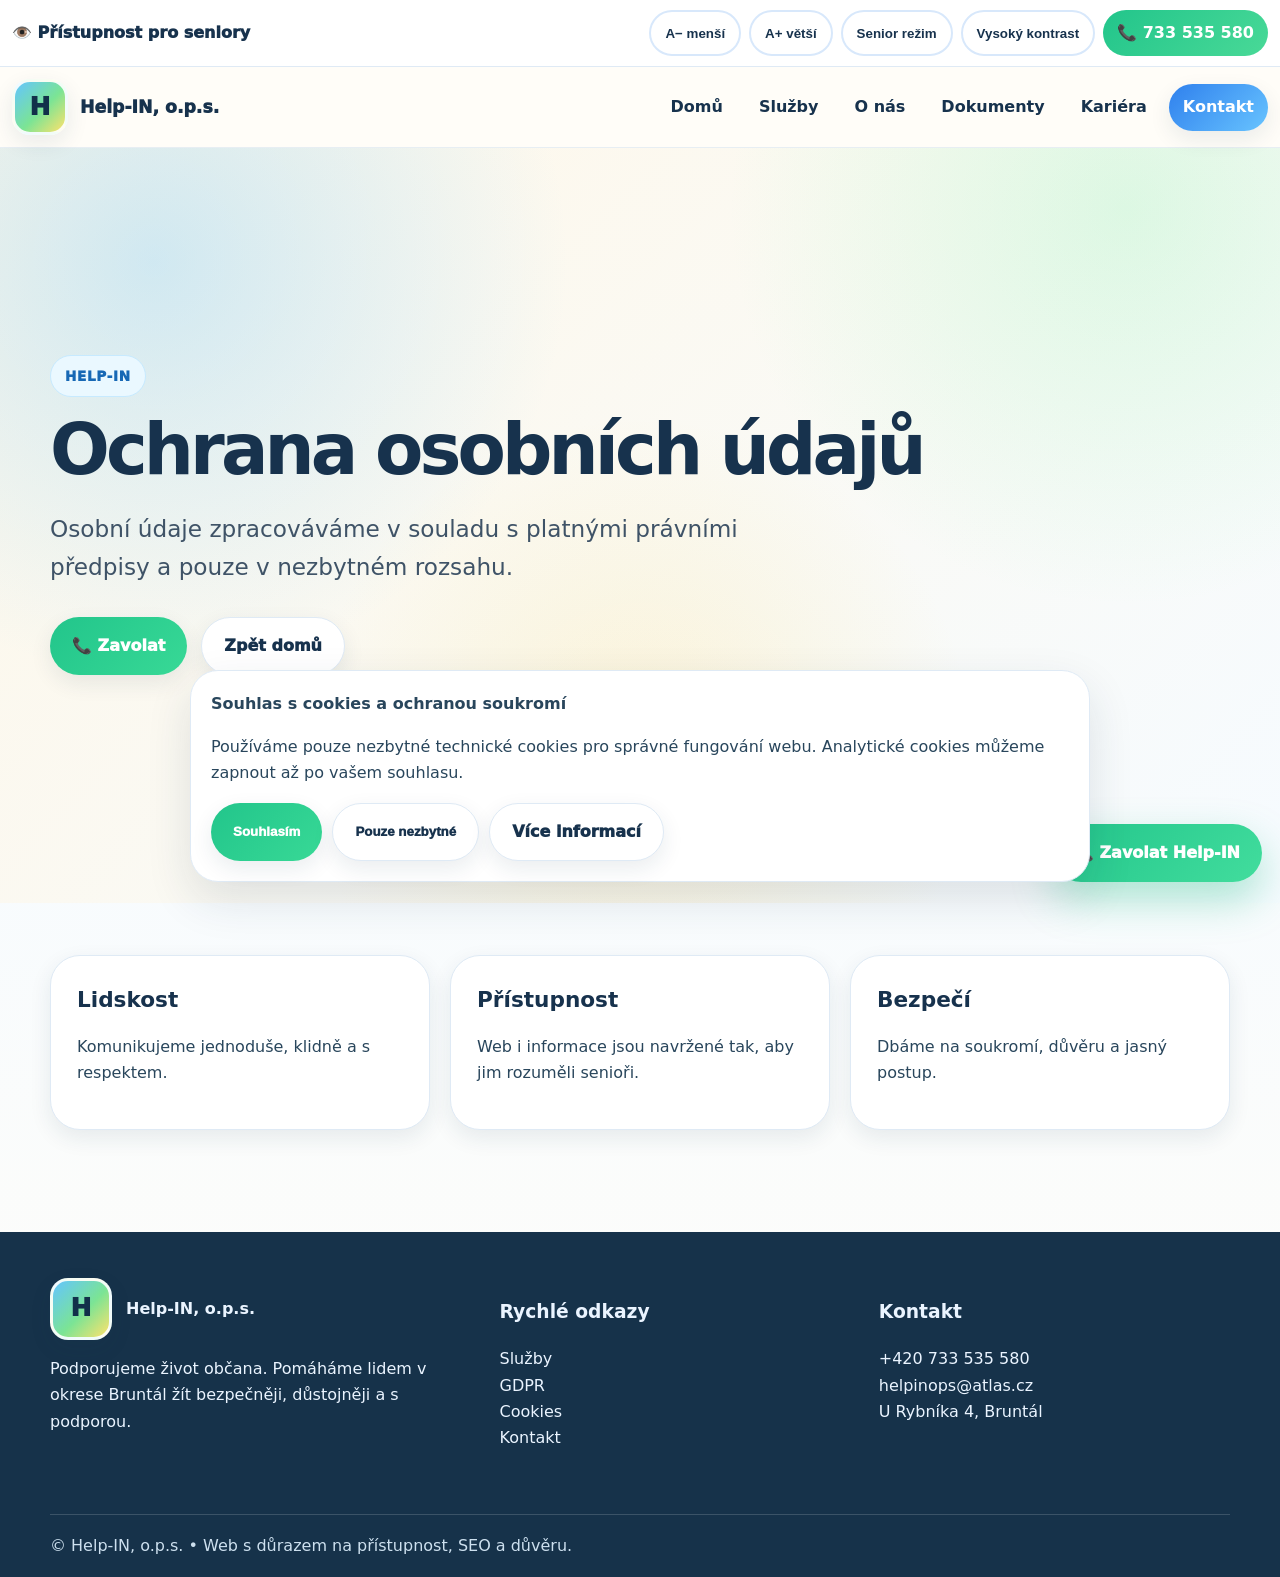
<file: gdpr.html>
<!DOCTYPE html><html lang="cs"><head><meta charset="UTF-8" />
<meta name="viewport" content="width=device-width, initial-scale=1.0" />
<meta name="theme-color" content="#2f80ed" />
<meta name="robots" content="index, follow" />
<meta http-equiv="Content-Security-Policy" content="default-src 'self'; img-src 'self' data: https:; style-src 'self' 'unsafe-inline' https://fonts.googleapis.com; font-src https://fonts.gstatic.com; script-src 'self' 'unsafe-inline'; connect-src 'self'; base-uri 'self'; form-action 'self'; upgrade-insecure-requests">
<link rel="preconnect" href="https://fonts.googleapis.com">
<link rel="preconnect" href="https://fonts.gstatic.com" crossorigin>
<link href="https://fonts.googleapis.com/css2?family=Inter:wght@400;600;750;850;900;1000&display=swap" rel="stylesheet">
<link rel="stylesheet" href="style.css" />
<link rel="manifest" href="site.webmanifest" /><title>GDPR | Help-IN</title><meta name="description" content="Osobní údaje zpracováváme v souladu s platnými právními předpisy a pouze v nezbytném rozsahu."></head><body><a class="skip-link" href="#main">Přeskočit na obsah</a>
<div class="accessibility-bar" aria-label="Nástroje přístupnosti">
  <div class="access-inner">
    <div class="access-label">👁️ Přístupnost pro seniory</div>
    <div class="access-actions">
      <button class="access-btn" onclick="decreaseFont()">A− menší</button>
      <button class="access-btn" onclick="increaseFont()">A+ větší</button>
      <button class="access-btn" onclick="toggleSeniorMode()">Senior režim</button>
      <button class="access-btn" onclick="toggleContrast()">Vysoký kontrast</button>
      <a class="access-btn primary" href="tel:+420733535580">📞 733 535 580</a>
    </div>
  </div>
</div>
<header class="site-header">
  <nav class="nav" aria-label="Hlavní navigace">
    <a class="brand" href="index.html"><span class="logo-mark" aria-hidden="true">H</span><span>Help-IN, o.p.s.</span></a>
    <button class="mobile-toggle" onclick="toggleMenu()" aria-label="Otevřít menu">Menu</button>
    <div class="menu">
      <a href="index.html" class="">Domů</a><a href="index.html#sluzby" class="">Služby</a><a href="o-nas.html" class="">O nás</a><a href="dokumenty.html" class="">Dokumenty</a><a href="kariera.html" class="">Kariéra</a><a href="kontakt.html" class="cta">Kontakt</a>
    </div>
  </nav>
</header><main id="main"><section class="hero"><div class="container"><span class="badge">Help-IN</span><h1>Ochrana osobních údajů</h1><p class="lead">Osobní údaje zpracováváme v souladu s platnými právními předpisy a pouze v nezbytném rozsahu.</p><div class="hero-actions"><a class="btn primary" href="tel:+420733535580">📞 Zavolat</a><a class="btn secondary" href="index.html">Zpět domů</a></div></div></section><section class="section compact"><div class="container cards-3"><article class="info-card"><h3>Lidskost</h3><p>Komunikujeme jednoduše, klidně a s respektem.</p></article><article class="info-card"><h3>Přístupnost</h3><p>Web i informace jsou navržené tak, aby jim rozuměli senioři.</p></article><article class="info-card"><h3>Bezpečí</h3><p>Dbáme na soukromí, důvěru a jasný postup.</p></article></div></section></main><footer class="site-footer footer">
  <div class="container footer-grid">
    <div>
      <div class="footer-logo"><span class="logo-mark footer-mark" aria-hidden="true">H</span><strong>Help-IN, o.p.s.</strong></div>
      <p>Podporujeme život občana. Pomáháme lidem v okrese Bruntál žít bezpečněji, důstojněji a s podporou.</p>
    </div>
    <div><h3>Rychlé odkazy</h3><p><a href="index.html#sluzby">Služby</a><br><a href="gdpr.html">GDPR</a><br><a href="cookies.html">Cookies</a><br><a href="kontakt.html">Kontakt</a></p></div>
    <div><h3>Kontakt</h3><p><a href="tel:+420733535580">+420 733 535 580</a><br><a href="mailto:helpinops@atlas.cz">helpinops@atlas.cz</a><br>U Rybníka 4, Bruntál</p></div>
  </div>
  <div class="container copyright">© Help-IN, o.p.s. • Web s důrazem na přístupnost, SEO a důvěru.</div>
</footer>
<a class="sticky-call" href="tel:+420733535580">📞 Zavolat Help-IN</a>
<div class="cookie-banner" id="cookieBanner" role="dialog" aria-label="Nastavení cookies">
  <strong>Souhlas s cookies a ochranou soukromí</strong>
  <p>Používáme pouze nezbytné technické cookies pro správné fungování webu. Analytické cookies můžeme zapnout až po vašem souhlasu.</p>
  <div class="cookie-actions"><button class="btn primary" onclick="acceptCookies()">Souhlasím</button><button class="btn secondary" onclick="declineCookies()">Pouze nezbytné</button><a class="btn secondary" href="cookies.html">Více informací</a></div>
</div>
<script src="script.js"></script></body></html>
</file>
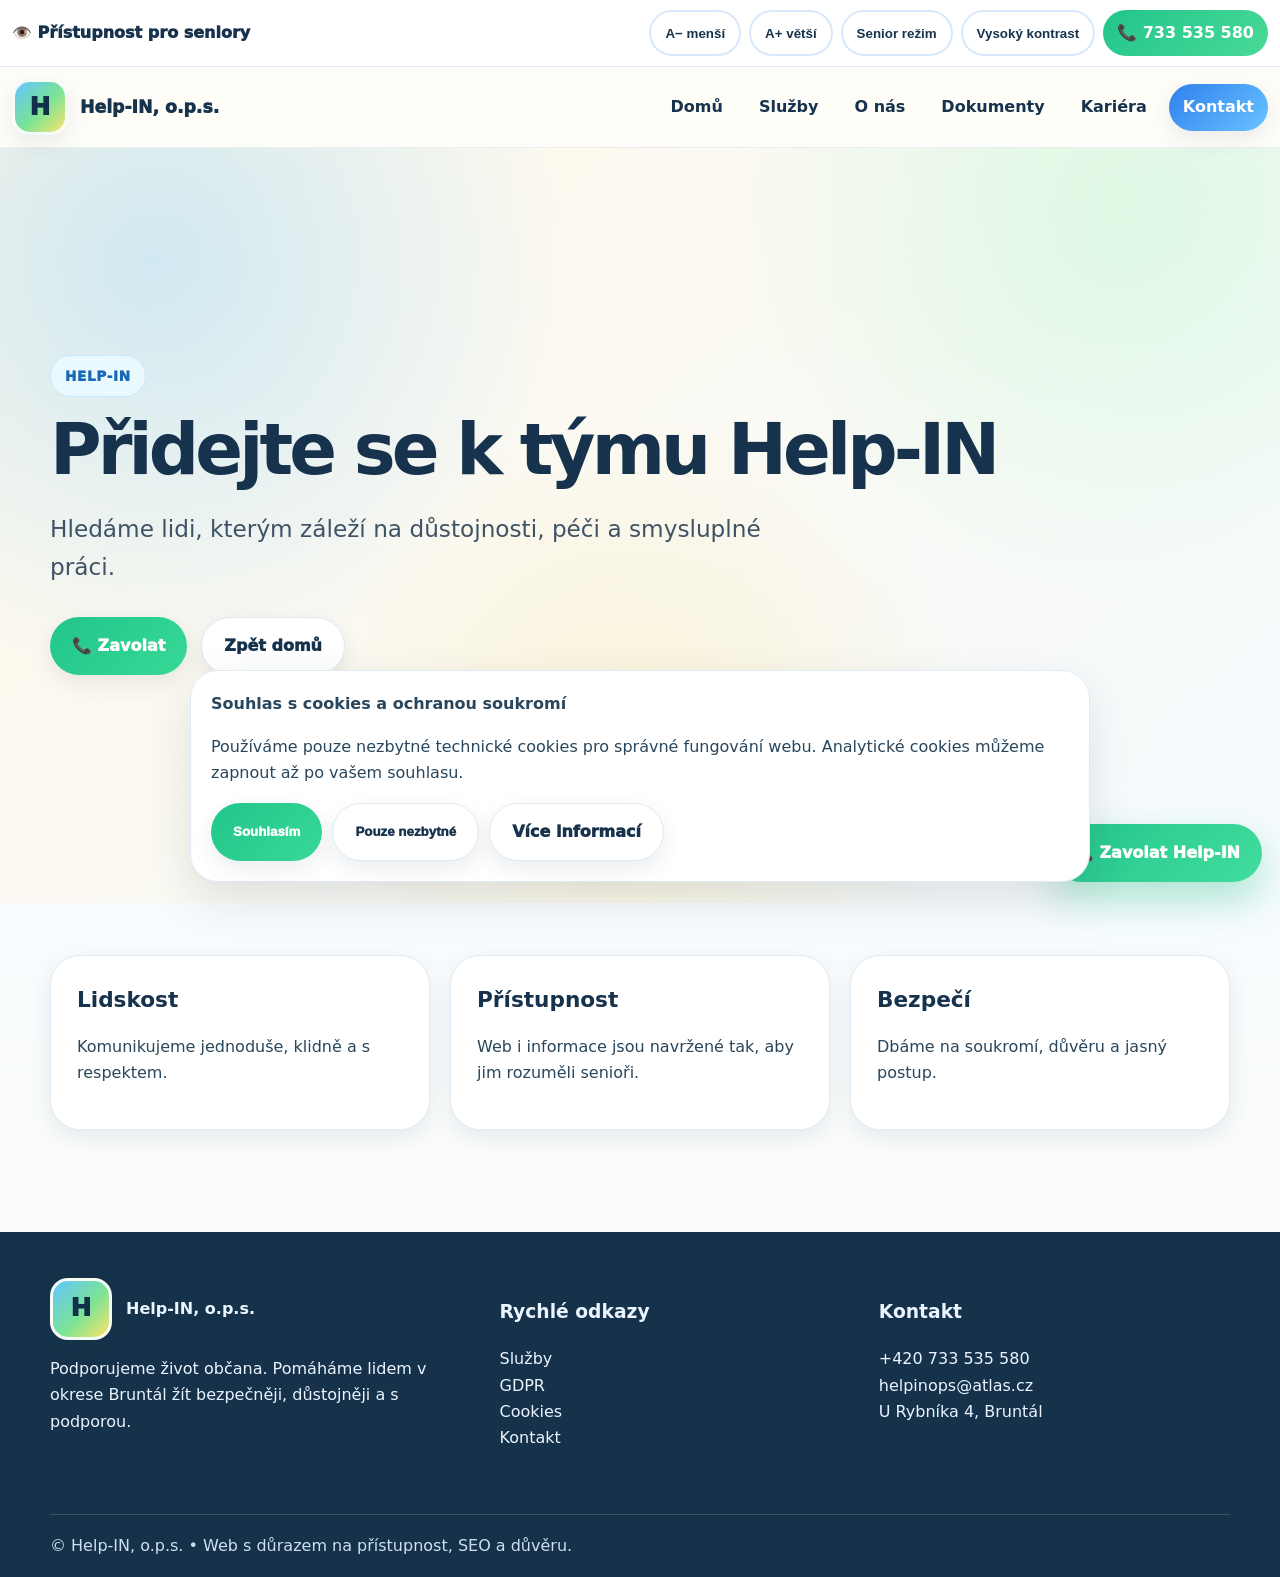
<file: kariera.html>
<!DOCTYPE html><html lang="cs"><head><meta charset="UTF-8" />
<meta name="viewport" content="width=device-width, initial-scale=1.0" />
<meta name="theme-color" content="#2f80ed" />
<meta name="robots" content="index, follow" />
<meta http-equiv="Content-Security-Policy" content="default-src 'self'; img-src 'self' data: https:; style-src 'self' 'unsafe-inline' https://fonts.googleapis.com; font-src https://fonts.gstatic.com; script-src 'self' 'unsafe-inline'; connect-src 'self'; base-uri 'self'; form-action 'self'; upgrade-insecure-requests">
<link rel="preconnect" href="https://fonts.googleapis.com">
<link rel="preconnect" href="https://fonts.gstatic.com" crossorigin>
<link href="https://fonts.googleapis.com/css2?family=Inter:wght@400;600;750;850;900;1000&display=swap" rel="stylesheet">
<link rel="stylesheet" href="style.css" />
<link rel="manifest" href="site.webmanifest" /><title>Kariéra | Help-IN</title><meta name="description" content="Hledáme lidi, kterým záleží na důstojnosti, péči a smysluplné práci."></head><body><a class="skip-link" href="#main">Přeskočit na obsah</a>
<div class="accessibility-bar" aria-label="Nástroje přístupnosti">
  <div class="access-inner">
    <div class="access-label">👁️ Přístupnost pro seniory</div>
    <div class="access-actions">
      <button class="access-btn" onclick="decreaseFont()">A− menší</button>
      <button class="access-btn" onclick="increaseFont()">A+ větší</button>
      <button class="access-btn" onclick="toggleSeniorMode()">Senior režim</button>
      <button class="access-btn" onclick="toggleContrast()">Vysoký kontrast</button>
      <a class="access-btn primary" href="tel:+420733535580">📞 733 535 580</a>
    </div>
  </div>
</div>
<header class="site-header">
  <nav class="nav" aria-label="Hlavní navigace">
    <a class="brand" href="index.html"><span class="logo-mark" aria-hidden="true">H</span><span>Help-IN, o.p.s.</span></a>
    <button class="mobile-toggle" onclick="toggleMenu()" aria-label="Otevřít menu">Menu</button>
    <div class="menu">
      <a href="index.html" class="">Domů</a><a href="index.html#sluzby" class="">Služby</a><a href="o-nas.html" class="">O nás</a><a href="dokumenty.html" class="">Dokumenty</a><a href="kariera.html" class="">Kariéra</a><a href="kontakt.html" class="cta">Kontakt</a>
    </div>
  </nav>
</header><main id="main"><section class="hero"><div class="container"><span class="badge">Help-IN</span><h1>Přidejte se k týmu Help-IN</h1><p class="lead">Hledáme lidi, kterým záleží na důstojnosti, péči a smysluplné práci.</p><div class="hero-actions"><a class="btn primary" href="tel:+420733535580">📞 Zavolat</a><a class="btn secondary" href="index.html">Zpět domů</a></div></div></section><section class="section compact"><div class="container cards-3"><article class="info-card"><h3>Lidskost</h3><p>Komunikujeme jednoduše, klidně a s respektem.</p></article><article class="info-card"><h3>Přístupnost</h3><p>Web i informace jsou navržené tak, aby jim rozuměli senioři.</p></article><article class="info-card"><h3>Bezpečí</h3><p>Dbáme na soukromí, důvěru a jasný postup.</p></article></div></section></main><footer class="site-footer footer">
  <div class="container footer-grid">
    <div>
      <div class="footer-logo"><span class="logo-mark footer-mark" aria-hidden="true">H</span><strong>Help-IN, o.p.s.</strong></div>
      <p>Podporujeme život občana. Pomáháme lidem v okrese Bruntál žít bezpečněji, důstojněji a s podporou.</p>
    </div>
    <div><h3>Rychlé odkazy</h3><p><a href="index.html#sluzby">Služby</a><br><a href="gdpr.html">GDPR</a><br><a href="cookies.html">Cookies</a><br><a href="kontakt.html">Kontakt</a></p></div>
    <div><h3>Kontakt</h3><p><a href="tel:+420733535580">+420 733 535 580</a><br><a href="mailto:helpinops@atlas.cz">helpinops@atlas.cz</a><br>U Rybníka 4, Bruntál</p></div>
  </div>
  <div class="container copyright">© Help-IN, o.p.s. • Web s důrazem na přístupnost, SEO a důvěru.</div>
</footer>
<a class="sticky-call" href="tel:+420733535580">📞 Zavolat Help-IN</a>
<div class="cookie-banner" id="cookieBanner" role="dialog" aria-label="Nastavení cookies">
  <strong>Souhlas s cookies a ochranou soukromí</strong>
  <p>Používáme pouze nezbytné technické cookies pro správné fungování webu. Analytické cookies můžeme zapnout až po vašem souhlasu.</p>
  <div class="cookie-actions"><button class="btn primary" onclick="acceptCookies()">Souhlasím</button><button class="btn secondary" onclick="declineCookies()">Pouze nezbytné</button><a class="btn secondary" href="cookies.html">Více informací</a></div>
</div>
<script src="script.js"></script></body></html>
</file>
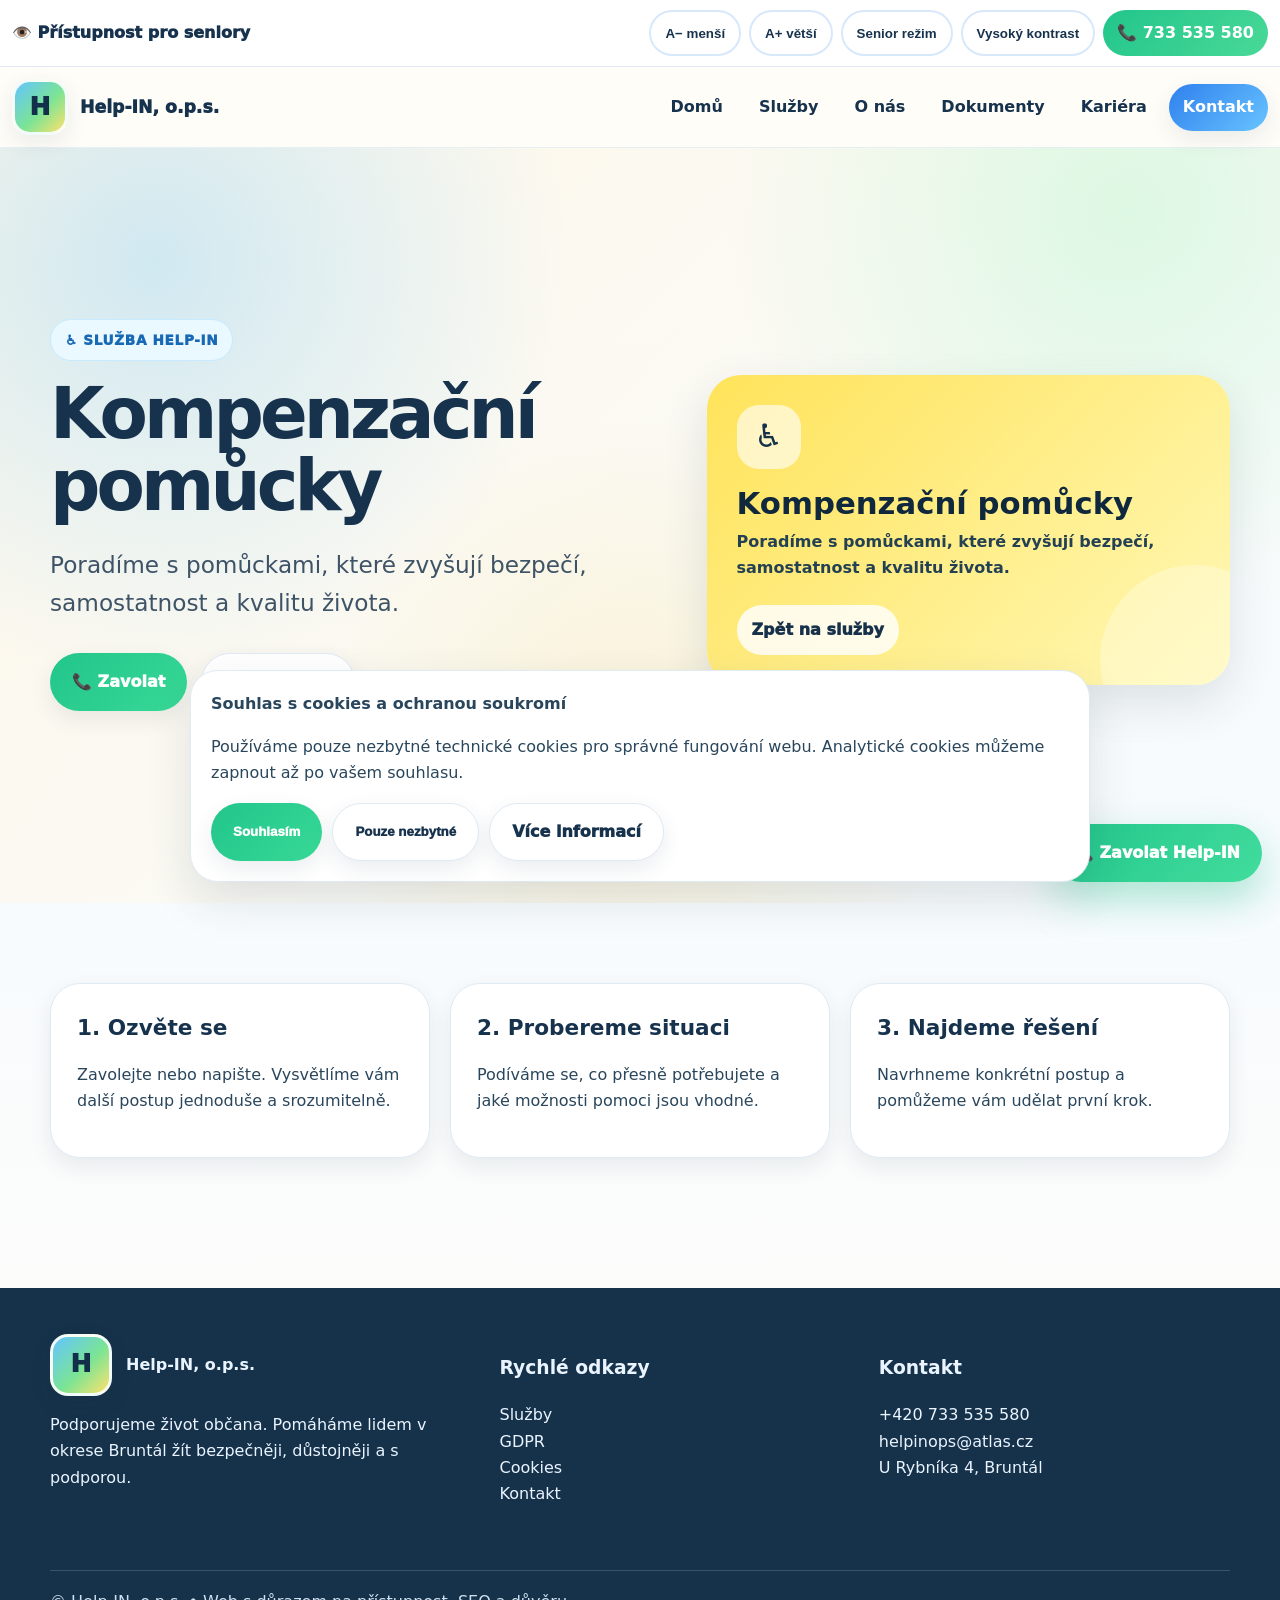
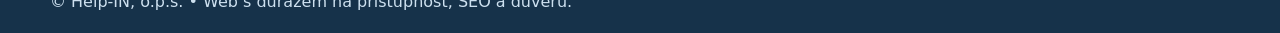
<file: kompenzacni-pomucky.html>
<!DOCTYPE html><html lang="cs"><head><meta charset="UTF-8" />
<meta name="viewport" content="width=device-width, initial-scale=1.0" />
<meta name="theme-color" content="#2f80ed" />
<meta name="robots" content="index, follow" />
<meta http-equiv="Content-Security-Policy" content="default-src 'self'; img-src 'self' data: https:; style-src 'self' 'unsafe-inline' https://fonts.googleapis.com; font-src https://fonts.gstatic.com; script-src 'self' 'unsafe-inline'; connect-src 'self'; base-uri 'self'; form-action 'self'; upgrade-insecure-requests">
<link rel="preconnect" href="https://fonts.googleapis.com">
<link rel="preconnect" href="https://fonts.gstatic.com" crossorigin>
<link href="https://fonts.googleapis.com/css2?family=Inter:wght@400;600;750;850;900;1000&display=swap" rel="stylesheet">
<link rel="stylesheet" href="style.css" />
<link rel="manifest" href="site.webmanifest" /><title>Kompenzační pomůcky | Help-IN Bruntál</title><meta name="description" content="Poradíme s pomůckami, které zvyšují bezpečí, samostatnost a kvalitu života. Help-IN, o.p.s. Bruntál."></head><body><a class="skip-link" href="#main">Přeskočit na obsah</a>
<div class="accessibility-bar" aria-label="Nástroje přístupnosti">
  <div class="access-inner">
    <div class="access-label">👁️ Přístupnost pro seniory</div>
    <div class="access-actions">
      <button class="access-btn" onclick="decreaseFont()">A− menší</button>
      <button class="access-btn" onclick="increaseFont()">A+ větší</button>
      <button class="access-btn" onclick="toggleSeniorMode()">Senior režim</button>
      <button class="access-btn" onclick="toggleContrast()">Vysoký kontrast</button>
      <a class="access-btn primary" href="tel:+420733535580">📞 733 535 580</a>
    </div>
  </div>
</div>
<header class="site-header">
  <nav class="nav" aria-label="Hlavní navigace">
    <a class="brand" href="index.html"><span class="logo-mark" aria-hidden="true">H</span><span>Help-IN, o.p.s.</span></a>
    <button class="mobile-toggle" onclick="toggleMenu()" aria-label="Otevřít menu">Menu</button>
    <div class="menu">
      <a href="index.html" class="">Domů</a><a href="index.html#sluzby" class="">Služby</a><a href="o-nas.html" class="">O nás</a><a href="dokumenty.html" class="">Dokumenty</a><a href="kariera.html" class="">Kariéra</a><a href="kontakt.html" class="cta">Kontakt</a>
    </div>
  </nav>
</header><main id="main"><section class="hero"><div class="container hero-grid"><div class="reveal"><span class="badge">♿ služba Help-IN</span><h1>Kompenzační pomůcky</h1><p class="lead">Poradíme s pomůckami, které zvyšují bezpečí, samostatnost a kvalitu života.</p><div class="hero-actions"><a class="btn primary" href="tel:+420733535580">📞 Zavolat</a><a class="btn secondary" href="kontakt.html">Napsat nám</a></div></div><article class="service-card aids reveal"><div><div class="icon">♿</div><h3>Kompenzační pomůcky</h3><p>Poradíme s pomůckami, které zvyšují bezpečí, samostatnost a kvalitu života.</p></div><a href="index.html#sluzby">Zpět na služby</a></article></div></section><section class="section"><div class="container cards-3"><article class="info-card reveal"><h3>1. Ozvěte se</h3><p>Zavolejte nebo napište. Vysvětlíme vám další postup jednoduše a srozumitelně.</p></article><article class="info-card reveal"><h3>2. Probereme situaci</h3><p>Podíváme se, co přesně potřebujete a jaké možnosti pomoci jsou vhodné.</p></article><article class="info-card reveal"><h3>3. Najdeme řešení</h3><p>Navrhneme konkrétní postup a pomůžeme vám udělat první krok.</p></article></div></section></main><footer class="site-footer footer">
  <div class="container footer-grid">
    <div>
      <div class="footer-logo"><span class="logo-mark footer-mark" aria-hidden="true">H</span><strong>Help-IN, o.p.s.</strong></div>
      <p>Podporujeme život občana. Pomáháme lidem v okrese Bruntál žít bezpečněji, důstojněji a s podporou.</p>
    </div>
    <div><h3>Rychlé odkazy</h3><p><a href="index.html#sluzby">Služby</a><br><a href="gdpr.html">GDPR</a><br><a href="cookies.html">Cookies</a><br><a href="kontakt.html">Kontakt</a></p></div>
    <div><h3>Kontakt</h3><p><a href="tel:+420733535580">+420 733 535 580</a><br><a href="mailto:helpinops@atlas.cz">helpinops@atlas.cz</a><br>U Rybníka 4, Bruntál</p></div>
  </div>
  <div class="container copyright">© Help-IN, o.p.s. • Web s důrazem na přístupnost, SEO a důvěru.</div>
</footer>
<a class="sticky-call" href="tel:+420733535580">📞 Zavolat Help-IN</a>
<div class="cookie-banner" id="cookieBanner" role="dialog" aria-label="Nastavení cookies">
  <strong>Souhlas s cookies a ochranou soukromí</strong>
  <p>Používáme pouze nezbytné technické cookies pro správné fungování webu. Analytické cookies můžeme zapnout až po vašem souhlasu.</p>
  <div class="cookie-actions"><button class="btn primary" onclick="acceptCookies()">Souhlasím</button><button class="btn secondary" onclick="declineCookies()">Pouze nezbytné</button><a class="btn secondary" href="cookies.html">Více informací</a></div>
</div>
<script src="script.js"></script></body></html>
</file>
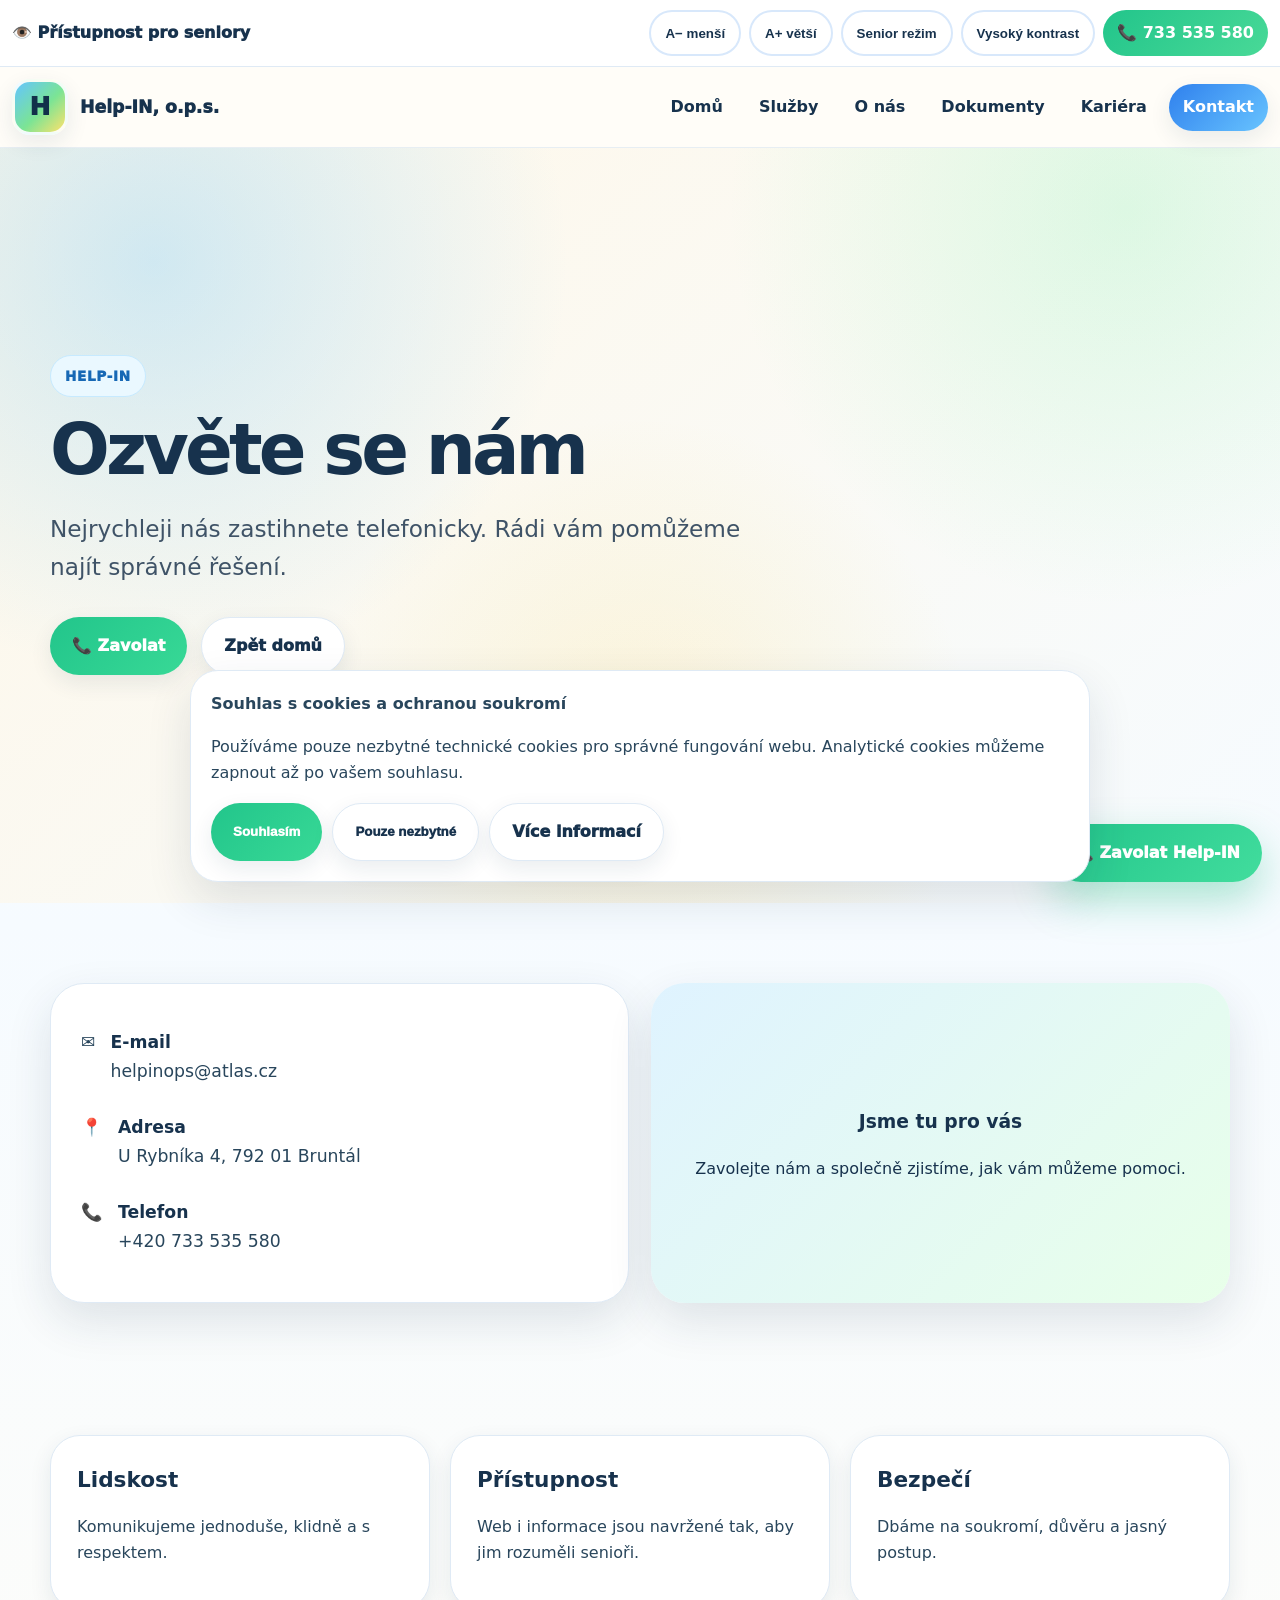
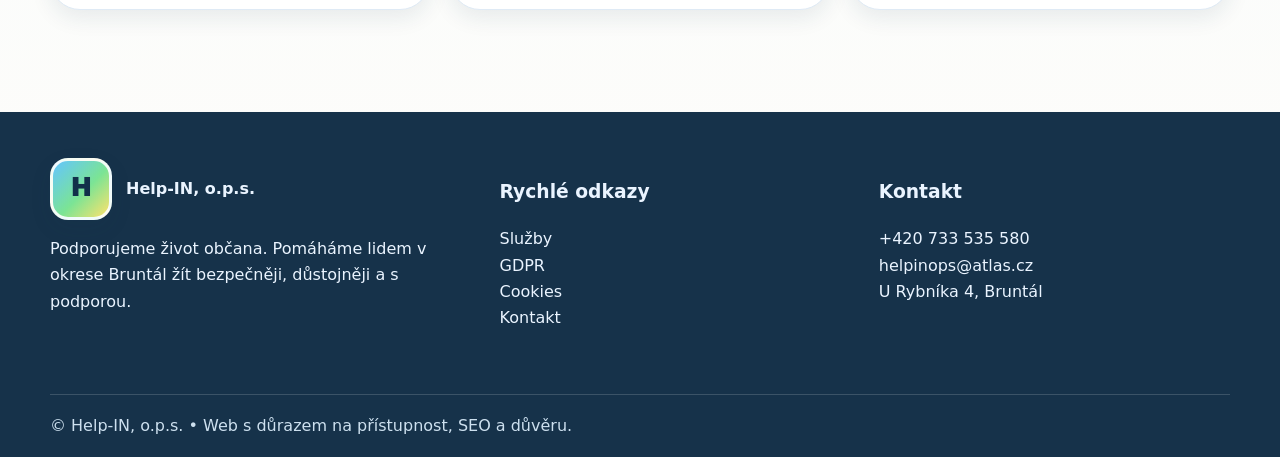
<file: kontakt.html>
<!DOCTYPE html><html lang="cs"><head><meta charset="UTF-8" />
<meta name="viewport" content="width=device-width, initial-scale=1.0" />
<meta name="theme-color" content="#2f80ed" />
<meta name="robots" content="index, follow" />
<meta http-equiv="Content-Security-Policy" content="default-src 'self'; img-src 'self' data: https:; style-src 'self' 'unsafe-inline' https://fonts.googleapis.com; font-src https://fonts.gstatic.com; script-src 'self' 'unsafe-inline'; connect-src 'self'; base-uri 'self'; form-action 'self'; upgrade-insecure-requests">
<link rel="preconnect" href="https://fonts.googleapis.com">
<link rel="preconnect" href="https://fonts.gstatic.com" crossorigin>
<link href="https://fonts.googleapis.com/css2?family=Inter:wght@400;600;750;850;900;1000&display=swap" rel="stylesheet">
<link rel="stylesheet" href="style.css" />
<link rel="manifest" href="site.webmanifest" /><title>Kontakt | Help-IN</title><meta name="description" content="Nejrychleji nás zastihnete telefonicky. Rádi vám pomůžeme najít správné řešení."></head><body><a class="skip-link" href="#main">Přeskočit na obsah</a>
<div class="accessibility-bar" aria-label="Nástroje přístupnosti">
  <div class="access-inner">
    <div class="access-label">👁️ Přístupnost pro seniory</div>
    <div class="access-actions">
      <button class="access-btn" onclick="decreaseFont()">A− menší</button>
      <button class="access-btn" onclick="increaseFont()">A+ větší</button>
      <button class="access-btn" onclick="toggleSeniorMode()">Senior režim</button>
      <button class="access-btn" onclick="toggleContrast()">Vysoký kontrast</button>
      <a class="access-btn primary" href="tel:+420733535580">📞 733 535 580</a>
    </div>
  </div>
</div>
<header class="site-header">
  <nav class="nav" aria-label="Hlavní navigace">
    <a class="brand" href="index.html"><span class="logo-mark" aria-hidden="true">H</span><span>Help-IN, o.p.s.</span></a>
    <button class="mobile-toggle" onclick="toggleMenu()" aria-label="Otevřít menu">Menu</button>
    <div class="menu">
      <a href="index.html" class="">Domů</a><a href="index.html#sluzby" class="">Služby</a><a href="o-nas.html" class="">O nás</a><a href="dokumenty.html" class="">Dokumenty</a><a href="kariera.html" class="">Kariéra</a><a href="kontakt.html" class="cta">Kontakt</a>
    </div>
  </nav>
</header><main id="main"><section class="hero"><div class="container"><span class="badge">Help-IN</span><h1>Ozvěte se nám</h1><p class="lead">Nejrychleji nás zastihnete telefonicky. Rádi vám pomůžeme najít správné řešení.</p><div class="hero-actions"><a class="btn primary" href="tel:+420733535580">📞 Zavolat</a><a class="btn secondary" href="index.html">Zpět domů</a></div></div></section><section class="section"><div class="container contact-panel"><div class="contact-card"><div class="contact-row">✉️ <div><b>E-mail</b><br><a href="mailto:helpinops@atlas.cz">helpinops@atlas.cz</a></div></div><div class="contact-row">📍 <div><b>Adresa</b><br>U Rybníka 4, 792 01 Bruntál</div></div><div class="contact-row">📞 <div><b>Telefon</b><br><a href="tel:+420733535580">+420 733 535 580</a></div></div></div><div class="map-card"><div><h3>Jsme tu pro vás</h3><p>Zavolejte nám a společně zjistíme, jak vám můžeme pomoci.</p></div></div></div></section><section class="section compact"><div class="container cards-3"><article class="info-card"><h3>Lidskost</h3><p>Komunikujeme jednoduše, klidně a s respektem.</p></article><article class="info-card"><h3>Přístupnost</h3><p>Web i informace jsou navržené tak, aby jim rozuměli senioři.</p></article><article class="info-card"><h3>Bezpečí</h3><p>Dbáme na soukromí, důvěru a jasný postup.</p></article></div></section></main><footer class="site-footer footer">
  <div class="container footer-grid">
    <div>
      <div class="footer-logo"><span class="logo-mark footer-mark" aria-hidden="true">H</span><strong>Help-IN, o.p.s.</strong></div>
      <p>Podporujeme život občana. Pomáháme lidem v okrese Bruntál žít bezpečněji, důstojněji a s podporou.</p>
    </div>
    <div><h3>Rychlé odkazy</h3><p><a href="index.html#sluzby">Služby</a><br><a href="gdpr.html">GDPR</a><br><a href="cookies.html">Cookies</a><br><a href="kontakt.html">Kontakt</a></p></div>
    <div><h3>Kontakt</h3><p><a href="tel:+420733535580">+420 733 535 580</a><br><a href="mailto:helpinops@atlas.cz">helpinops@atlas.cz</a><br>U Rybníka 4, Bruntál</p></div>
  </div>
  <div class="container copyright">© Help-IN, o.p.s. • Web s důrazem na přístupnost, SEO a důvěru.</div>
</footer>
<a class="sticky-call" href="tel:+420733535580">📞 Zavolat Help-IN</a>
<div class="cookie-banner" id="cookieBanner" role="dialog" aria-label="Nastavení cookies">
  <strong>Souhlas s cookies a ochranou soukromí</strong>
  <p>Používáme pouze nezbytné technické cookies pro správné fungování webu. Analytické cookies můžeme zapnout až po vašem souhlasu.</p>
  <div class="cookie-actions"><button class="btn primary" onclick="acceptCookies()">Souhlasím</button><button class="btn secondary" onclick="declineCookies()">Pouze nezbytné</button><a class="btn secondary" href="cookies.html">Více informací</a></div>
</div>
<script src="script.js"></script></body></html>
</file>
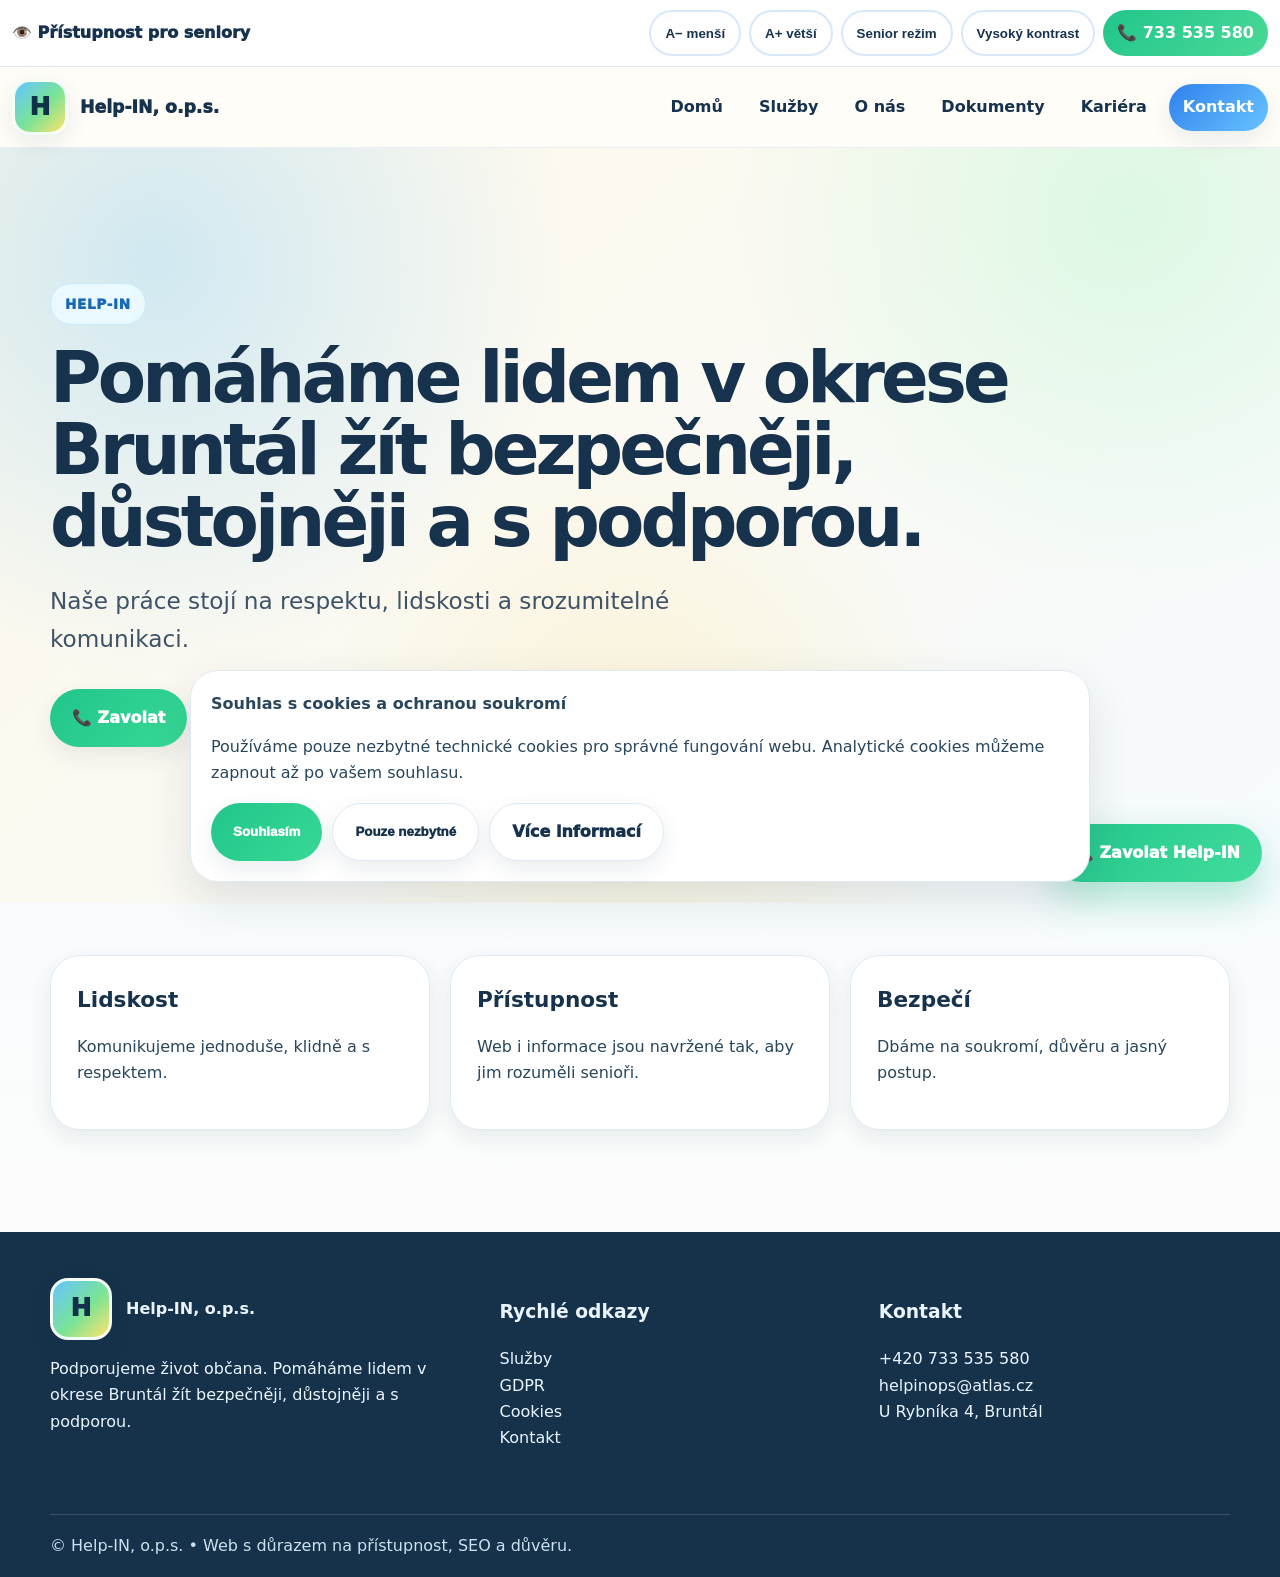
<file: o-nas.html>
<!DOCTYPE html><html lang="cs"><head><meta charset="UTF-8" />
<meta name="viewport" content="width=device-width, initial-scale=1.0" />
<meta name="theme-color" content="#2f80ed" />
<meta name="robots" content="index, follow" />
<meta http-equiv="Content-Security-Policy" content="default-src 'self'; img-src 'self' data: https:; style-src 'self' 'unsafe-inline' https://fonts.googleapis.com; font-src https://fonts.gstatic.com; script-src 'self' 'unsafe-inline'; connect-src 'self'; base-uri 'self'; form-action 'self'; upgrade-insecure-requests">
<link rel="preconnect" href="https://fonts.googleapis.com">
<link rel="preconnect" href="https://fonts.gstatic.com" crossorigin>
<link href="https://fonts.googleapis.com/css2?family=Inter:wght@400;600;750;850;900;1000&display=swap" rel="stylesheet">
<link rel="stylesheet" href="style.css" />
<link rel="manifest" href="site.webmanifest" /><title>O nás | Help-IN</title><meta name="description" content="Naše práce stojí na respektu, lidskosti a srozumitelné komunikaci."></head><body><a class="skip-link" href="#main">Přeskočit na obsah</a>
<div class="accessibility-bar" aria-label="Nástroje přístupnosti">
  <div class="access-inner">
    <div class="access-label">👁️ Přístupnost pro seniory</div>
    <div class="access-actions">
      <button class="access-btn" onclick="decreaseFont()">A− menší</button>
      <button class="access-btn" onclick="increaseFont()">A+ větší</button>
      <button class="access-btn" onclick="toggleSeniorMode()">Senior režim</button>
      <button class="access-btn" onclick="toggleContrast()">Vysoký kontrast</button>
      <a class="access-btn primary" href="tel:+420733535580">📞 733 535 580</a>
    </div>
  </div>
</div>
<header class="site-header">
  <nav class="nav" aria-label="Hlavní navigace">
    <a class="brand" href="index.html"><span class="logo-mark" aria-hidden="true">H</span><span>Help-IN, o.p.s.</span></a>
    <button class="mobile-toggle" onclick="toggleMenu()" aria-label="Otevřít menu">Menu</button>
    <div class="menu">
      <a href="index.html" class="">Domů</a><a href="index.html#sluzby" class="">Služby</a><a href="o-nas.html" class="">O nás</a><a href="dokumenty.html" class="">Dokumenty</a><a href="kariera.html" class="">Kariéra</a><a href="kontakt.html" class="cta">Kontakt</a>
    </div>
  </nav>
</header><main id="main"><section class="hero"><div class="container"><span class="badge">Help-IN</span><h1>Pomáháme lidem v okrese Bruntál žít bezpečněji, důstojněji a s podporou.</h1><p class="lead">Naše práce stojí na respektu, lidskosti a srozumitelné komunikaci.</p><div class="hero-actions"><a class="btn primary" href="tel:+420733535580">📞 Zavolat</a><a class="btn secondary" href="index.html">Zpět domů</a></div></div></section><section class="section compact"><div class="container cards-3"><article class="info-card"><h3>Lidskost</h3><p>Komunikujeme jednoduše, klidně a s respektem.</p></article><article class="info-card"><h3>Přístupnost</h3><p>Web i informace jsou navržené tak, aby jim rozuměli senioři.</p></article><article class="info-card"><h3>Bezpečí</h3><p>Dbáme na soukromí, důvěru a jasný postup.</p></article></div></section></main><footer class="site-footer footer">
  <div class="container footer-grid">
    <div>
      <div class="footer-logo"><span class="logo-mark footer-mark" aria-hidden="true">H</span><strong>Help-IN, o.p.s.</strong></div>
      <p>Podporujeme život občana. Pomáháme lidem v okrese Bruntál žít bezpečněji, důstojněji a s podporou.</p>
    </div>
    <div><h3>Rychlé odkazy</h3><p><a href="index.html#sluzby">Služby</a><br><a href="gdpr.html">GDPR</a><br><a href="cookies.html">Cookies</a><br><a href="kontakt.html">Kontakt</a></p></div>
    <div><h3>Kontakt</h3><p><a href="tel:+420733535580">+420 733 535 580</a><br><a href="mailto:helpinops@atlas.cz">helpinops@atlas.cz</a><br>U Rybníka 4, Bruntál</p></div>
  </div>
  <div class="container copyright">© Help-IN, o.p.s. • Web s důrazem na přístupnost, SEO a důvěru.</div>
</footer>
<a class="sticky-call" href="tel:+420733535580">📞 Zavolat Help-IN</a>
<div class="cookie-banner" id="cookieBanner" role="dialog" aria-label="Nastavení cookies">
  <strong>Souhlas s cookies a ochranou soukromí</strong>
  <p>Používáme pouze nezbytné technické cookies pro správné fungování webu. Analytické cookies můžeme zapnout až po vašem souhlasu.</p>
  <div class="cookie-actions"><button class="btn primary" onclick="acceptCookies()">Souhlasím</button><button class="btn secondary" onclick="declineCookies()">Pouze nezbytné</button><a class="btn secondary" href="cookies.html">Více informací</a></div>
</div>
<script src="script.js"></script></body></html>
</file>
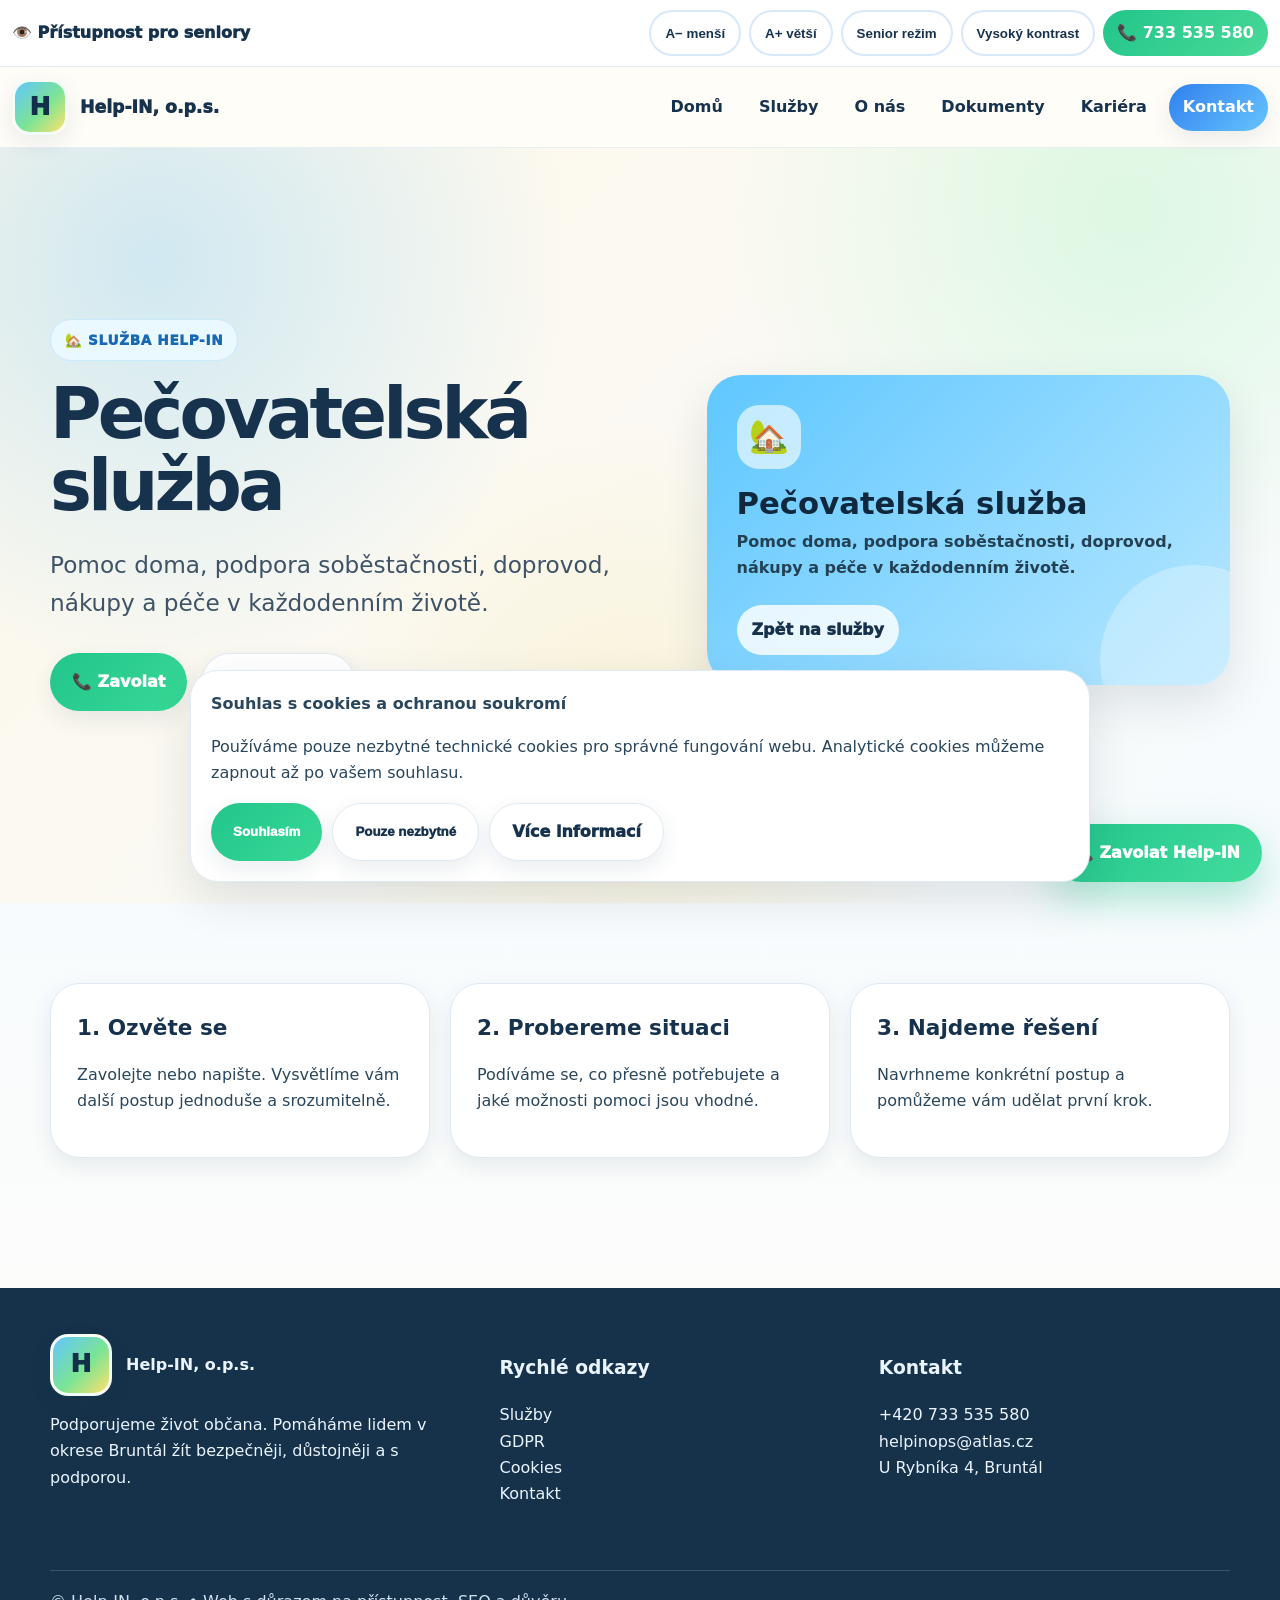
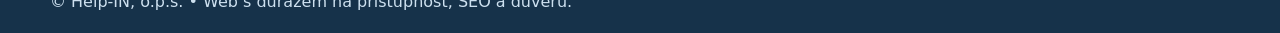
<file: pecovatelska-sluzba.html>
<!DOCTYPE html><html lang="cs"><head><meta charset="UTF-8" />
<meta name="viewport" content="width=device-width, initial-scale=1.0" />
<meta name="theme-color" content="#2f80ed" />
<meta name="robots" content="index, follow" />
<meta http-equiv="Content-Security-Policy" content="default-src 'self'; img-src 'self' data: https:; style-src 'self' 'unsafe-inline' https://fonts.googleapis.com; font-src https://fonts.gstatic.com; script-src 'self' 'unsafe-inline'; connect-src 'self'; base-uri 'self'; form-action 'self'; upgrade-insecure-requests">
<link rel="preconnect" href="https://fonts.googleapis.com">
<link rel="preconnect" href="https://fonts.gstatic.com" crossorigin>
<link href="https://fonts.googleapis.com/css2?family=Inter:wght@400;600;750;850;900;1000&display=swap" rel="stylesheet">
<link rel="stylesheet" href="style.css" />
<link rel="manifest" href="site.webmanifest" /><title>Pečovatelská služba | Help-IN Bruntál</title><meta name="description" content="Pomoc doma, podpora soběstačnosti, doprovod, nákupy a péče v každodenním životě. Help-IN, o.p.s. Bruntál."></head><body><a class="skip-link" href="#main">Přeskočit na obsah</a>
<div class="accessibility-bar" aria-label="Nástroje přístupnosti">
  <div class="access-inner">
    <div class="access-label">👁️ Přístupnost pro seniory</div>
    <div class="access-actions">
      <button class="access-btn" onclick="decreaseFont()">A− menší</button>
      <button class="access-btn" onclick="increaseFont()">A+ větší</button>
      <button class="access-btn" onclick="toggleSeniorMode()">Senior režim</button>
      <button class="access-btn" onclick="toggleContrast()">Vysoký kontrast</button>
      <a class="access-btn primary" href="tel:+420733535580">📞 733 535 580</a>
    </div>
  </div>
</div>
<header class="site-header">
  <nav class="nav" aria-label="Hlavní navigace">
    <a class="brand" href="index.html"><span class="logo-mark" aria-hidden="true">H</span><span>Help-IN, o.p.s.</span></a>
    <button class="mobile-toggle" onclick="toggleMenu()" aria-label="Otevřít menu">Menu</button>
    <div class="menu">
      <a href="index.html" class="">Domů</a><a href="index.html#sluzby" class="">Služby</a><a href="o-nas.html" class="">O nás</a><a href="dokumenty.html" class="">Dokumenty</a><a href="kariera.html" class="">Kariéra</a><a href="kontakt.html" class="cta">Kontakt</a>
    </div>
  </nav>
</header><main id="main"><section class="hero"><div class="container hero-grid"><div class="reveal"><span class="badge">🏡 služba Help-IN</span><h1>Pečovatelská služba</h1><p class="lead">Pomoc doma, podpora soběstačnosti, doprovod, nákupy a péče v každodenním životě.</p><div class="hero-actions"><a class="btn primary" href="tel:+420733535580">📞 Zavolat</a><a class="btn secondary" href="kontakt.html">Napsat nám</a></div></div><article class="service-card care reveal"><div><div class="icon">🏡</div><h3>Pečovatelská služba</h3><p>Pomoc doma, podpora soběstačnosti, doprovod, nákupy a péče v každodenním životě.</p></div><a href="index.html#sluzby">Zpět na služby</a></article></div></section><section class="section"><div class="container cards-3"><article class="info-card reveal"><h3>1. Ozvěte se</h3><p>Zavolejte nebo napište. Vysvětlíme vám další postup jednoduše a srozumitelně.</p></article><article class="info-card reveal"><h3>2. Probereme situaci</h3><p>Podíváme se, co přesně potřebujete a jaké možnosti pomoci jsou vhodné.</p></article><article class="info-card reveal"><h3>3. Najdeme řešení</h3><p>Navrhneme konkrétní postup a pomůžeme vám udělat první krok.</p></article></div></section></main><footer class="site-footer footer">
  <div class="container footer-grid">
    <div>
      <div class="footer-logo"><span class="logo-mark footer-mark" aria-hidden="true">H</span><strong>Help-IN, o.p.s.</strong></div>
      <p>Podporujeme život občana. Pomáháme lidem v okrese Bruntál žít bezpečněji, důstojněji a s podporou.</p>
    </div>
    <div><h3>Rychlé odkazy</h3><p><a href="index.html#sluzby">Služby</a><br><a href="gdpr.html">GDPR</a><br><a href="cookies.html">Cookies</a><br><a href="kontakt.html">Kontakt</a></p></div>
    <div><h3>Kontakt</h3><p><a href="tel:+420733535580">+420 733 535 580</a><br><a href="mailto:helpinops@atlas.cz">helpinops@atlas.cz</a><br>U Rybníka 4, Bruntál</p></div>
  </div>
  <div class="container copyright">© Help-IN, o.p.s. • Web s důrazem na přístupnost, SEO a důvěru.</div>
</footer>
<a class="sticky-call" href="tel:+420733535580">📞 Zavolat Help-IN</a>
<div class="cookie-banner" id="cookieBanner" role="dialog" aria-label="Nastavení cookies">
  <strong>Souhlas s cookies a ochranou soukromí</strong>
  <p>Používáme pouze nezbytné technické cookies pro správné fungování webu. Analytické cookies můžeme zapnout až po vašem souhlasu.</p>
  <div class="cookie-actions"><button class="btn primary" onclick="acceptCookies()">Souhlasím</button><button class="btn secondary" onclick="declineCookies()">Pouze nezbytné</button><a class="btn secondary" href="cookies.html">Více informací</a></div>
</div>
<script src="script.js"></script></body></html>
</file>
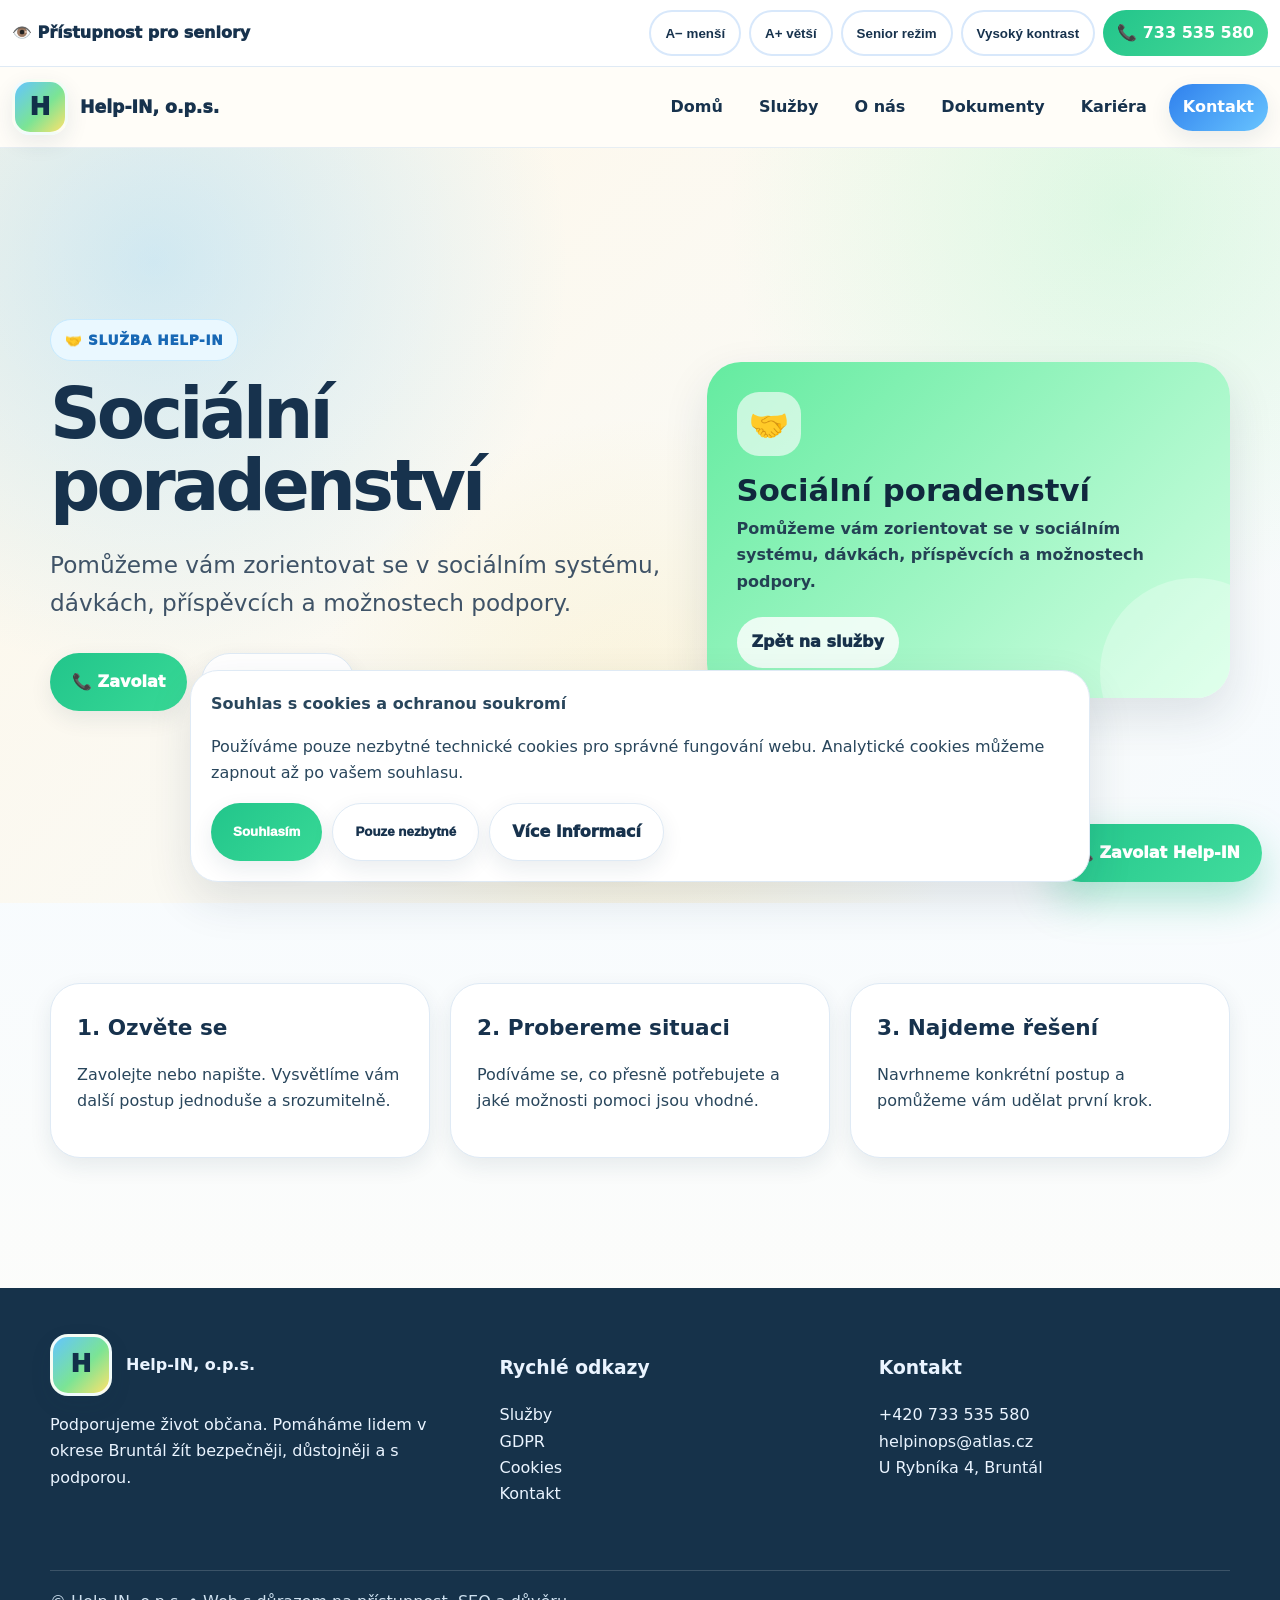
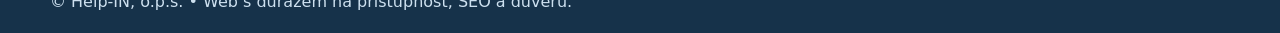
<file: socialni-poradenstvi.html>
<!DOCTYPE html><html lang="cs"><head><meta charset="UTF-8" />
<meta name="viewport" content="width=device-width, initial-scale=1.0" />
<meta name="theme-color" content="#2f80ed" />
<meta name="robots" content="index, follow" />
<meta http-equiv="Content-Security-Policy" content="default-src 'self'; img-src 'self' data: https:; style-src 'self' 'unsafe-inline' https://fonts.googleapis.com; font-src https://fonts.gstatic.com; script-src 'self' 'unsafe-inline'; connect-src 'self'; base-uri 'self'; form-action 'self'; upgrade-insecure-requests">
<link rel="preconnect" href="https://fonts.googleapis.com">
<link rel="preconnect" href="https://fonts.gstatic.com" crossorigin>
<link href="https://fonts.googleapis.com/css2?family=Inter:wght@400;600;750;850;900;1000&display=swap" rel="stylesheet">
<link rel="stylesheet" href="style.css" />
<link rel="manifest" href="site.webmanifest" /><title>Sociální poradenství | Help-IN Bruntál</title><meta name="description" content="Pomůžeme vám zorientovat se v sociálním systému, dávkách, příspěvcích a možnostech podpory. Help-IN, o.p.s. Bruntál."></head><body><a class="skip-link" href="#main">Přeskočit na obsah</a>
<div class="accessibility-bar" aria-label="Nástroje přístupnosti">
  <div class="access-inner">
    <div class="access-label">👁️ Přístupnost pro seniory</div>
    <div class="access-actions">
      <button class="access-btn" onclick="decreaseFont()">A− menší</button>
      <button class="access-btn" onclick="increaseFont()">A+ větší</button>
      <button class="access-btn" onclick="toggleSeniorMode()">Senior režim</button>
      <button class="access-btn" onclick="toggleContrast()">Vysoký kontrast</button>
      <a class="access-btn primary" href="tel:+420733535580">📞 733 535 580</a>
    </div>
  </div>
</div>
<header class="site-header">
  <nav class="nav" aria-label="Hlavní navigace">
    <a class="brand" href="index.html"><span class="logo-mark" aria-hidden="true">H</span><span>Help-IN, o.p.s.</span></a>
    <button class="mobile-toggle" onclick="toggleMenu()" aria-label="Otevřít menu">Menu</button>
    <div class="menu">
      <a href="index.html" class="">Domů</a><a href="index.html#sluzby" class="">Služby</a><a href="o-nas.html" class="">O nás</a><a href="dokumenty.html" class="">Dokumenty</a><a href="kariera.html" class="">Kariéra</a><a href="kontakt.html" class="cta">Kontakt</a>
    </div>
  </nav>
</header><main id="main"><section class="hero"><div class="container hero-grid"><div class="reveal"><span class="badge">🤝 služba Help-IN</span><h1>Sociální poradenství</h1><p class="lead">Pomůžeme vám zorientovat se v sociálním systému, dávkách, příspěvcích a možnostech podpory.</p><div class="hero-actions"><a class="btn primary" href="tel:+420733535580">📞 Zavolat</a><a class="btn secondary" href="kontakt.html">Napsat nám</a></div></div><article class="service-card social reveal"><div><div class="icon">🤝</div><h3>Sociální poradenství</h3><p>Pomůžeme vám zorientovat se v sociálním systému, dávkách, příspěvcích a možnostech podpory.</p></div><a href="index.html#sluzby">Zpět na služby</a></article></div></section><section class="section"><div class="container cards-3"><article class="info-card reveal"><h3>1. Ozvěte se</h3><p>Zavolejte nebo napište. Vysvětlíme vám další postup jednoduše a srozumitelně.</p></article><article class="info-card reveal"><h3>2. Probereme situaci</h3><p>Podíváme se, co přesně potřebujete a jaké možnosti pomoci jsou vhodné.</p></article><article class="info-card reveal"><h3>3. Najdeme řešení</h3><p>Navrhneme konkrétní postup a pomůžeme vám udělat první krok.</p></article></div></section></main><footer class="site-footer footer">
  <div class="container footer-grid">
    <div>
      <div class="footer-logo"><span class="logo-mark footer-mark" aria-hidden="true">H</span><strong>Help-IN, o.p.s.</strong></div>
      <p>Podporujeme život občana. Pomáháme lidem v okrese Bruntál žít bezpečněji, důstojněji a s podporou.</p>
    </div>
    <div><h3>Rychlé odkazy</h3><p><a href="index.html#sluzby">Služby</a><br><a href="gdpr.html">GDPR</a><br><a href="cookies.html">Cookies</a><br><a href="kontakt.html">Kontakt</a></p></div>
    <div><h3>Kontakt</h3><p><a href="tel:+420733535580">+420 733 535 580</a><br><a href="mailto:helpinops@atlas.cz">helpinops@atlas.cz</a><br>U Rybníka 4, Bruntál</p></div>
  </div>
  <div class="container copyright">© Help-IN, o.p.s. • Web s důrazem na přístupnost, SEO a důvěru.</div>
</footer>
<a class="sticky-call" href="tel:+420733535580">📞 Zavolat Help-IN</a>
<div class="cookie-banner" id="cookieBanner" role="dialog" aria-label="Nastavení cookies">
  <strong>Souhlas s cookies a ochranou soukromí</strong>
  <p>Používáme pouze nezbytné technické cookies pro správné fungování webu. Analytické cookies můžeme zapnout až po vašem souhlasu.</p>
  <div class="cookie-actions"><button class="btn primary" onclick="acceptCookies()">Souhlasím</button><button class="btn secondary" onclick="declineCookies()">Pouze nezbytné</button><a class="btn secondary" href="cookies.html">Více informací</a></div>
</div>
<script src="script.js"></script></body></html>
</file>
<file: style.css>
:root{
  --ink:#17324d; --text:#29465c; --muted:#65778a; --paper:#fffdf8; --soft:#f4f9ff;
  --blue:#2f80ed; --blue2:#68c4ff; --green:#22c58b; --green2:#91f3b4;
  --yellow:#ffd34d; --yellow2:#fff2a3; --rose:#f47f8f; --rose2:#ffd0d8;
  --line:#dfeaf5; --white:#fff; --cream:#fff7e6;
  --shadow:0 18px 46px rgba(23,50,77,.12); --shadow2:0 8px 22px rgba(23,50,77,.09);
  --radius:28px; --max:1180px;
}
*{box-sizing:border-box}
html{scroll-behavior:smooth;font-size:16px}
body{margin:0;font-family:Inter,system-ui,-apple-system,Segoe UI,Roboto,Arial,sans-serif;color:var(--text);background:linear-gradient(180deg,#fffdf8 0%,#f6fbff 45%,#fffdf8 100%);line-height:1.65;overflow-x:hidden}
body.font-large{font-size:1.18rem} body.senior-mode{font-size:1.22rem;letter-spacing:.02em} body.senior-mode .btn,body.senior-mode .nav a,body.senior-mode .access-btn{font-size:1.08rem;padding:15px 22px}
body.contrast{background:#fff!important;color:#000!important} body.contrast *{box-shadow:none!important} body.contrast a,body.contrast h1,body.contrast h2,body.contrast h3{color:#000!important} body.contrast .btn,body.contrast .access-btn.primary,body.contrast .sticky-call{background:#000!important;color:#fff!important;border:2px solid #000!important}
a{color:inherit;text-decoration:none} img{max-width:100%;display:block}.container{width:min(var(--max),calc(100% - 40px));margin:auto}
.skip-link{position:absolute;top:-70px;left:16px;background:#000;color:#fff;padding:12px 18px;border-radius:12px;z-index:3000}.skip-link:focus{top:12px}
.accessibility-bar{position:sticky;top:0;z-index:1000;background:rgba(255,255,255,.96);backdrop-filter:blur(16px);border-bottom:1px solid var(--line)}
.access-inner{width:min(1280px,calc(100% - 24px));margin:auto;display:flex;gap:12px;align-items:center;justify-content:space-between;padding:10px 0}.access-label{font-weight:1000;color:var(--ink);display:flex;align-items:center;gap:8px;white-space:nowrap}.access-actions{display:flex;gap:8px;flex-wrap:wrap;justify-content:flex-end}.access-btn{border:2px solid #d8e8fb;background:#fff;color:var(--ink);font-weight:900;border-radius:999px;padding:10px 14px;cursor:pointer}.access-btn.primary{background:linear-gradient(135deg,var(--green),#49d997);color:#fff;border:0}.access-btn:hover,.access-btn:focus{transform:translateY(-2px);outline:3px solid rgba(47,128,237,.2)}
.site-header{position:sticky;top:57px;z-index:900;background:rgba(255,253,248,.94);backdrop-filter:blur(18px);border-bottom:1px solid rgba(223,232,242,.75)}.nav{width:min(1280px,calc(100% - 24px));margin:auto;display:flex;align-items:center;justify-content:space-between;gap:18px;padding:12px 0}.brand{display:flex;align-items:center;gap:12px;font-weight:1000;color:var(--ink)}.brand span:last-child{font-size:1.08rem}.logo-mark{width:56px;height:56px;border-radius:18px;display:inline-grid;place-items:center;background:linear-gradient(135deg,#63c5ff,#7be495 55%,#ffe26b);color:#12304a;font-weight:1000;font-size:1.55rem;box-shadow:var(--shadow2);border:3px solid rgba(255,255,255,.9)}.footer-mark{width:62px;height:62px}
.menu{display:flex;align-items:center;gap:8px;flex-wrap:wrap;justify-content:flex-end}.menu a{font-weight:900;color:var(--ink);padding:10px 14px;border-radius:999px}.menu a:hover,.menu a:focus{background:#eaf4ff;outline:none}.menu .cta{background:linear-gradient(135deg,var(--blue),var(--blue2));color:#fff!important;box-shadow:var(--shadow2)}.mobile-toggle{display:none;border:0;background:var(--ink);color:white;border-radius:16px;padding:12px 15px;font-weight:900}
.hero{position:relative;isolation:isolate;overflow:hidden;padding:64px 0 56px;min-height:calc(100vh - 145px);display:grid;align-items:center}.hero:before{content:"";position:absolute;inset:0;background:radial-gradient(circle at 12% 15%,rgba(104,196,255,.30),transparent 32%),radial-gradient(circle at 88% 8%,rgba(145,243,180,.28),transparent 30%),radial-gradient(circle at 50% 80%,rgba(255,211,77,.18),transparent 38%),linear-gradient(135deg,rgba(255,247,230,.88),rgba(246,251,255,.92));z-index:-2}.hero-grid{display:grid;grid-template-columns:1.08fr .92fr;gap:42px;align-items:center}.badge{display:inline-flex;align-items:center;gap:8px;background:#eaf8ff;color:#1768b5;border:1px solid #c7eaff;padding:9px 14px;border-radius:999px;font-weight:1000;text-transform:uppercase;letter-spacing:.05em;font-size:.85rem}.hero h1{font-size:clamp(2.2rem,5.5vw,5.1rem);line-height:1.02;margin:18px 0;color:var(--ink);letter-spacing:-.055em}.hero .lead{font-size:clamp(1.12rem,2vw,1.45rem);color:#3f5367;max-width:720px}.hero-actions{display:flex;gap:14px;flex-wrap:wrap;margin:30px 0}.btn{display:inline-flex;align-items:center;justify-content:center;gap:9px;border-radius:999px;padding:15px 22px;font-weight:1000;border:0;box-shadow:var(--shadow2);transition:.22s ease}.btn:hover,.btn:focus{transform:translateY(-3px);outline:3px solid rgba(47,128,237,.22)}.btn.primary{background:linear-gradient(135deg,var(--green),#38d996);color:#fff}.btn.secondary{background:#fff;color:var(--ink);border:1px solid var(--line)}.btn.blue{background:linear-gradient(135deg,var(--blue),var(--blue2));color:#fff}
.hero-card{background:rgba(255,255,255,.86);border:1px solid rgba(255,255,255,.9);border-radius:36px;padding:24px;box-shadow:var(--shadow);position:relative;overflow:hidden}.hero-card:after{content:"";position:absolute;right:-30px;bottom:-40px;width:160px;height:160px;border-radius:50%;background:rgba(245,183,0,.23)}.hero-card-inner{min-height:340px;border-radius:28px;background:linear-gradient(135deg,#dff3ff,#fff7d6 52%,#e4fff0);display:flex;flex-direction:column;justify-content:space-between;padding:30px}.hero-card h2{font-size:2rem;line-height:1.1;margin:0;color:var(--ink)}.quick-contact{display:grid;gap:12px}.quick-contact a{background:#fff;border-radius:18px;padding:14px 16px;font-weight:1000;color:var(--ink);box-shadow:var(--shadow2)}
.section{padding:80px 0}.section.compact{padding:52px 0}.section-title{text-align:center;max-width:800px;margin:0 auto 42px}.eyebrow{margin:0 0 8px;color:var(--blue);font-weight:1000;text-transform:uppercase;letter-spacing:.08em}.section h2{font-size:clamp(2rem,4.2vw,3.6rem);line-height:1.05;margin:0;color:var(--ink);letter-spacing:-.04em}.section-desc{color:var(--muted);font-size:1.12rem;margin-top:14px}
.services-grid{display:grid;grid-template-columns:repeat(4,1fr);gap:20px}.service-card{min-height:310px;border-radius:34px;padding:30px;position:relative;overflow:hidden;color:#17314a;box-shadow:var(--shadow);display:flex;flex-direction:column;justify-content:space-between;transition:.3s ease}.service-card:before{content:"";position:absolute;inset:auto -60px -70px auto;width:190px;height:190px;border-radius:50%;background:rgba(255,255,255,.28)}.service-card:hover{transform:translateY(-8px) scale(1.01)}.service-card .icon{width:64px;height:64px;background:rgba(255,255,255,.62);border-radius:22px;display:grid;place-items:center;font-size:2rem}.service-card h3{font-size:clamp(1.45rem,2.4vw,2rem);line-height:1.1;margin:18px 0 8px;color:#10283d}.service-card p{margin:0;color:#244154;font-weight:700}.service-card a{margin-top:22px;background:rgba(255,255,255,.82);padding:12px 15px;border-radius:999px;font-weight:1000;width:max-content}.care{background:linear-gradient(135deg,#5fc7ff 0%,#b7e7ff 100%)}.social{background:linear-gradient(135deg,#64eba0 0%,#d4ffe4 100%)}.aids{background:linear-gradient(135deg,#ffe35a 0%,#fff8b6 100%)}.debt{background:linear-gradient(135deg,#ff98a8 0%,#ffd3da 100%)}
.hope{background:linear-gradient(135deg,#fff7df,#eaf8ff);border-top:1px solid var(--line);border-bottom:1px solid var(--line)}.hope-grid{display:grid;grid-template-columns:.9fr 1.1fr;gap:36px;align-items:center}.hope-visual{border-radius:36px;min-height:360px;background:radial-gradient(circle at 25% 20%,#fff 0 13%,transparent 14%),linear-gradient(135deg,#bfe9ff,#ffe6a6 50%,#ccffd9);box-shadow:var(--shadow);position:relative;padding:30px}.hope-visual strong{position:absolute;bottom:30px;left:30px;right:30px;background:rgba(255,255,255,.85);border-radius:24px;padding:22px;color:var(--ink);font-size:1.5rem}
.cards-3{display:grid;grid-template-columns:repeat(3,1fr);gap:20px}.info-card{background:#fff;border:1px solid var(--line);border-radius:30px;padding:26px;box-shadow:var(--shadow2)}.info-card h3{margin:0 0 8px;color:var(--ink);font-size:1.35rem}.stats{display:grid;grid-template-columns:repeat(3,1fr);gap:18px}.stat{background:#fff;border:1px solid var(--line);border-radius:30px;padding:28px;text-align:center;box-shadow:var(--shadow2)}.stat strong{display:block;font-size:clamp(2.5rem,6vw,5rem);line-height:1;color:var(--blue);letter-spacing:-.06em}.stat span{display:block;margin-top:10px;color:var(--ink);font-weight:900;font-size:1.1rem}.news-card{max-width:760px;margin:auto;background:#fff;border-radius:34px;box-shadow:var(--shadow);overflow:hidden;border:1px solid var(--line)}.news-card img{width:100%;max-height:520px;object-fit:contain;background:#fff}.news-body{padding:26px}.media-strip,.partner-strip{background:#fff;border:1px solid var(--line);border-radius:34px;box-shadow:var(--shadow2);padding:28px}.media-strip img,.partner-strip img{width:100%;height:auto;object-fit:contain}.partners-wrap{background:linear-gradient(135deg,#f6fbff,#fff7e6);border-radius:42px;padding:38px;border:1px solid var(--line)}
.contact-panel{display:grid;grid-template-columns:1fr 1fr;gap:22px;align-items:stretch}.contact-card{background:#fff;border:1px solid var(--line);border-radius:34px;padding:30px;box-shadow:var(--shadow)}.contact-row{display:flex;gap:15px;align-items:flex-start;padding:14px 0;font-size:1.08rem}.contact-row b{color:var(--ink)}.map-card{background:linear-gradient(135deg,#dff3ff,#e8ffe9);border-radius:34px;min-height:320px;display:grid;place-items:center;text-align:center;padding:30px;color:var(--ink);box-shadow:var(--shadow)}.faq{display:grid;gap:14px;max-width:900px;margin:auto}.faq details{background:#fff;border:1px solid var(--line);border-radius:24px;padding:20px 24px;box-shadow:var(--shadow2)}.faq summary{cursor:pointer;font-weight:1000;color:var(--ink);font-size:1.1rem}
.site-footer{background:#16324a;color:#eaf4ff;margin-top:50px}.footer-grid{display:grid;grid-template-columns:1.2fr 1fr 1fr;gap:28px;padding:46px 0}.footer-logo{display:flex;align-items:center;gap:14px}.footer a{color:#eaf4ff}.copyright{border-top:1px solid rgba(255,255,255,.16);padding:18px 0;color:#cde0ef}.sticky-call{position:fixed;right:18px;bottom:18px;z-index:1200;background:linear-gradient(135deg,var(--green),#42dd9d);color:#fff;border-radius:999px;padding:16px 22px;font-weight:1000;box-shadow:0 18px 40px rgba(30,185,128,.35)}.cookie-banner{position:fixed;left:18px;right:18px;bottom:18px;z-index:1300;background:#fff;border:1px solid var(--line);border-radius:28px;box-shadow:var(--shadow);padding:20px;display:none;max-width:900px;margin:auto}.cookie-banner.show{display:block}.cookie-actions{display:flex;gap:10px;flex-wrap:wrap;margin-top:12px}
/* DŮLEŽITÁ OPRAVA: obsah je viditelný i kdyby se nenačetl JavaScript. Animace se zapne až po přidání třídy .animations-ready. */
.reveal{opacity:1;transform:none;transition:.7s ease}.animations-ready .reveal{opacity:0;transform:translateY(24px)}.animations-ready .reveal.visible{opacity:1;transform:none}:focus-visible{outline:4px solid rgba(47,128,237,.45);outline-offset:3px}@media(prefers-reduced-motion:reduce){*{scroll-behavior:auto!important;animation:none!important;transition:none!important}.reveal,.animations-ready .reveal{opacity:1;transform:none}}
@media(max-width:980px){.site-header{top:74px}.hero{min-height:auto;padding:52px 0}.hero-grid,.hope-grid,.contact-panel{grid-template-columns:1fr}.services-grid{grid-template-columns:repeat(2,1fr)}.cards-3,.stats,.footer-grid{grid-template-columns:1fr}.mobile-toggle{display:block}.menu{display:none;position:absolute;left:12px;right:12px;top:84px;background:#fff;border:1px solid var(--line);border-radius:26px;padding:14px;box-shadow:var(--shadow);align-items:stretch}.menu.open{display:grid}.menu a{padding:14px 16px}.nav{position:relative}.access-inner{align-items:flex-start;flex-direction:column}.access-actions{justify-content:flex-start}.site-header{top:112px}}
@media(max-width:620px){.container{width:min(100% - 24px,var(--max))}.hero{padding-top:38px}.services-grid{grid-template-columns:1fr}.service-card{min-height:250px}.hero-card-inner{min-height:280px}.section{padding:58px 0}.sticky-call{left:12px;right:12px;text-align:center}.brand span:last-child{display:none}.access-label{font-size:.92rem}.access-btn{padding:9px 10px;font-size:.9rem}.hero h1{font-size:2.35rem}.media-strip,.partner-strip{padding:18px}}
</file>
